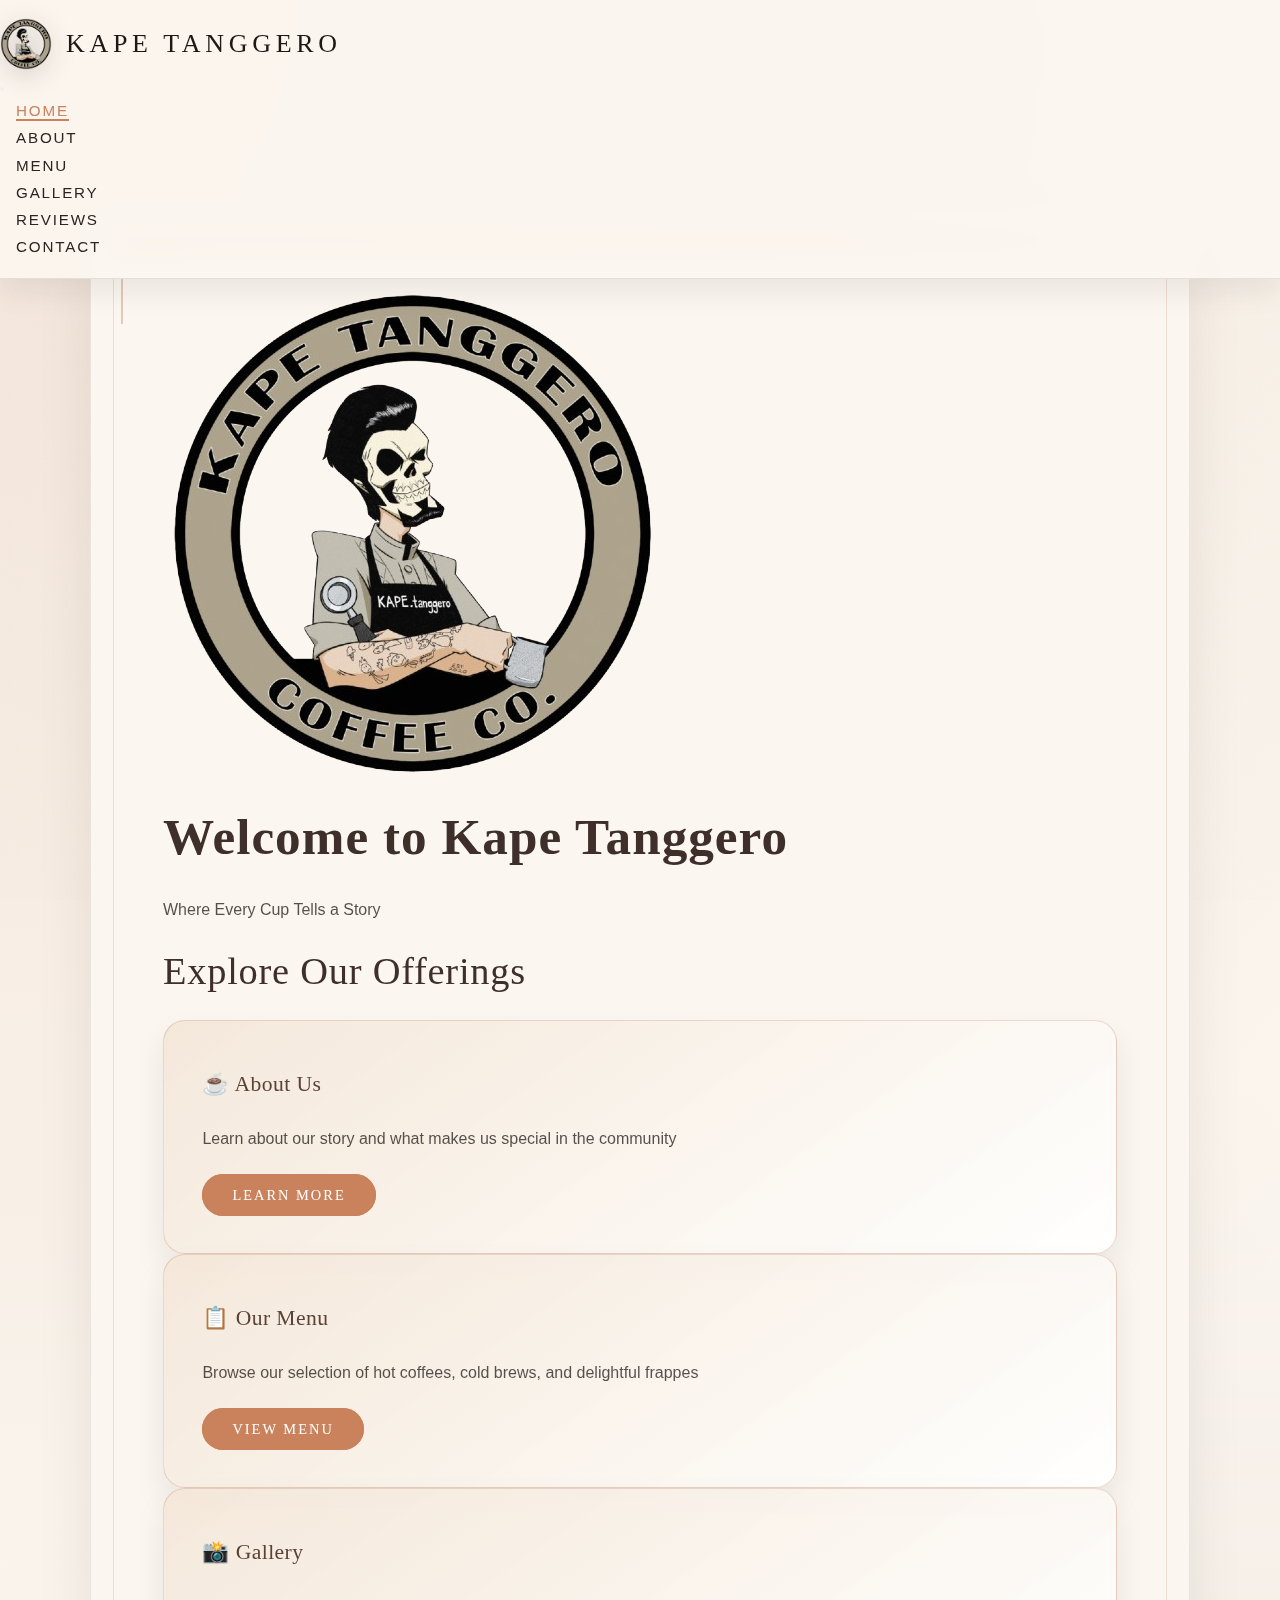
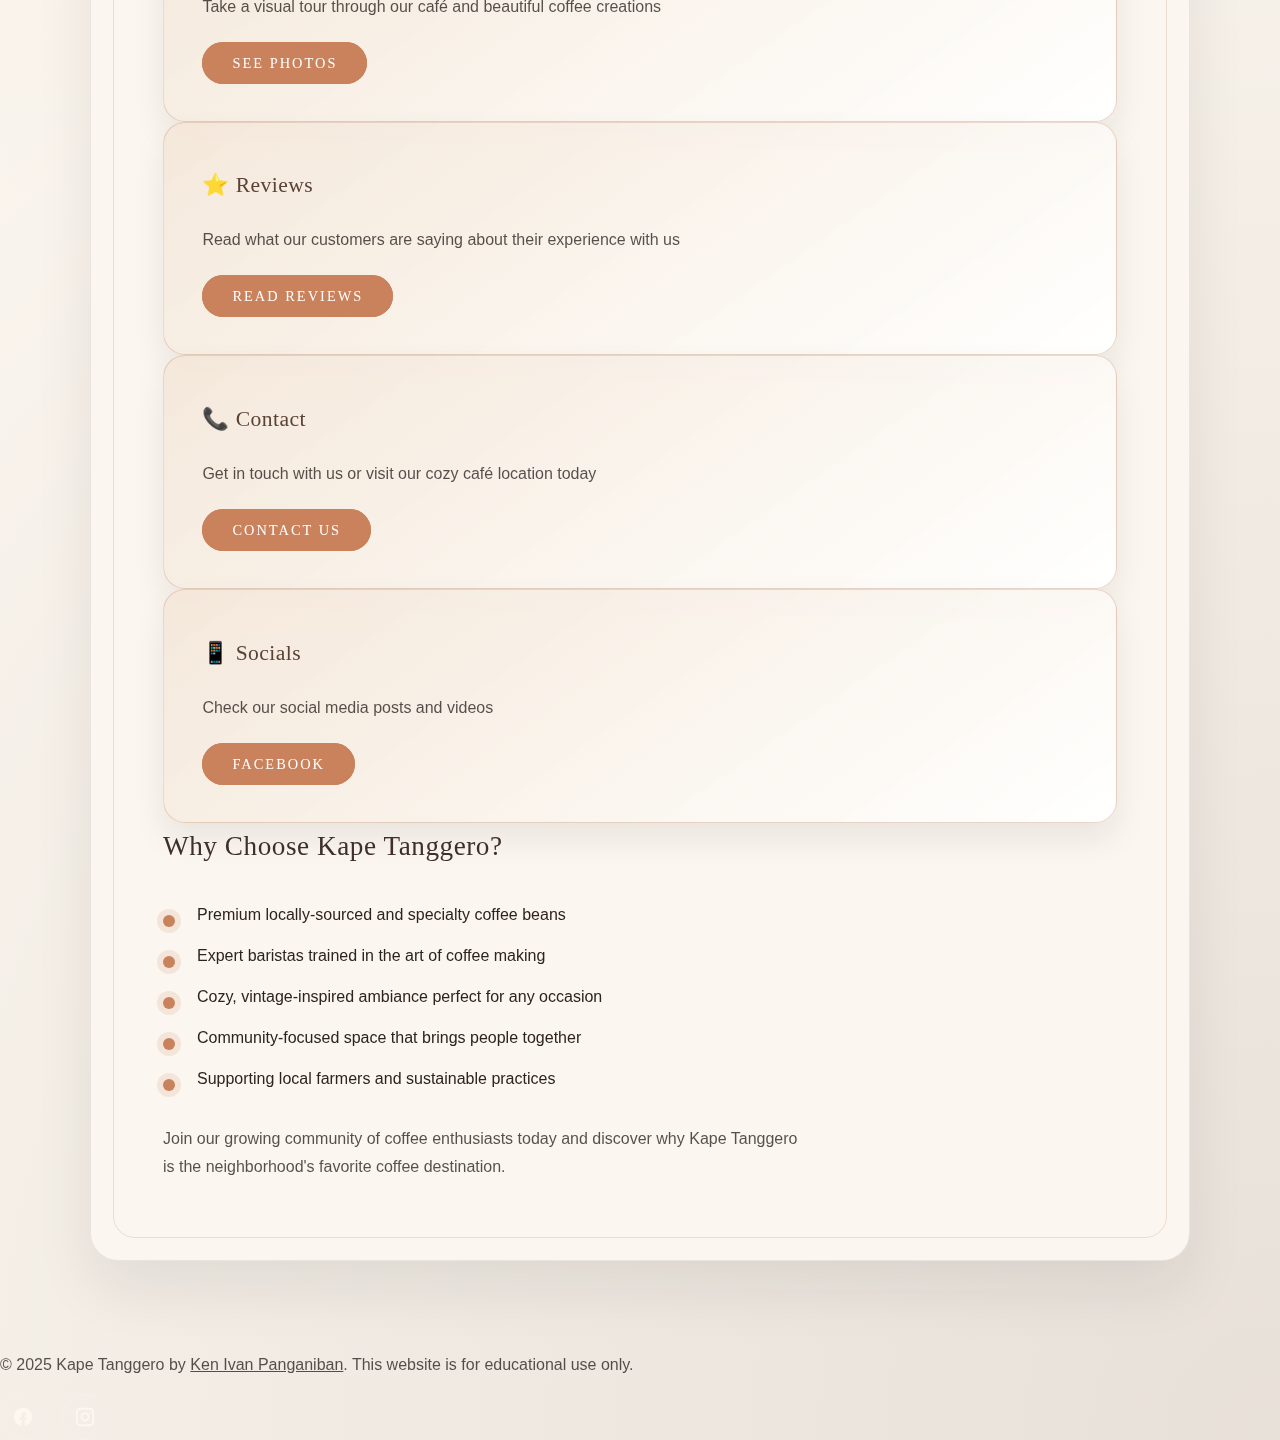
<file: index.html>
<!-- 
ITS121-1L Web Systems and Technologies 1 Laboratory
Exercise #4 - Kape Tanggero Coffee Shop Website 
Author: Ken Ivan Panganiban
Date: October 31, 2025
-->

<!DOCTYPE html>
<html lang="en">
<head>
    <meta charset="UTF-8">
    <meta name="viewport" content="width=device-width, initial-scale=1.0">
    <title>Kape Tanggero - Home</title>
    <link rel="icon" type="image/x-icon" href="img/KapeTanggeroLogo.jpg">
    
    <!-- Bootstrap CSS -->
    <link href="https://cdn.jsdelivr.net/npm/bootstrap@5.3.8/dist/css/bootstrap.min.css" rel="stylesheet" integrity="sha384-sRIl4kxILFvY47J16cr9ZwB07vP4J8+LH7qKQnuqkuIAvNWLzeN8tE5YBujZqJLB" crossorigin="anonymous">
    
    <!-- CSS -->
    <link rel="stylesheet" href="styles.css">
</head>
<body>
    <div id="top">
    
    <!-- =================== NAVIGATION BAR =================== -->
    <nav class="navbar navbar-expand-lg">
        <div class="container-fluid px-4">
            <a class="navbar-brand logo" href="index.html">
                <img src="img/KapeTanggeroLogo-Transparent.png" alt="Kape Tanggero Logo">
                <span class="logo-text">Kape Tanggero</span>
            </a>
            <button class="navbar-toggler" type="button" data-bs-toggle="collapse" data-bs-target="#navbarNav" aria-controls="navbarNav" aria-expanded="false" aria-label="Toggle navigation">
                <span class="navbar-toggler-icon"></span>
            </button>
            <div class="collapse navbar-collapse" id="navbarNav">
                <ul class="navbar-nav ms-auto nav-links">
                    <li class="nav-item">
                        <a class="nav-link active" href="index.html">Home</a>
                    </li>
                    <li class="nav-item">
                        <a class="nav-link" href="about.html">About</a>
                    </li>
                    <li class="nav-item">
                        <a class="nav-link" href="menu.html">Menu</a>
                    </li>
                    <li class="nav-item">
                        <a class="nav-link" href="gallery.html">Gallery</a>
                    </li>
                    <li class="nav-item">
                        <a class="nav-link" href="reviews.html">Reviews</a>
                    </li>
                    <li class="nav-item">
                        <a class="nav-link" href="contact.html">Contact</a>
                    </li>
                </ul>
            </div>
        </div>
    </nav>
    </div>

    <!-- =================== HOME =================== -->
    <div class="container main-container">
        <div class="home-center">
            <img src="img/KapeTanggeroLogo-Transparent.png" alt="Kape Tanggero" class="img-fluid">
            <h1>Welcome to Kape Tanggero</h1>
            <p>Where Every Cup Tells a Story</p>
        </div>

        <h2>Explore Our Offerings</h2>
        
        <div class="row g-4 my-4">
            <div class="col-md-6 col-lg-4">
                <div class="card home-box h-100">
                    <div class="card-body text-center">
                        <h3 class="card-title">☕ About Us</h3>
                        <p class="card-text">Learn about our story and what makes us special in the community</p>
                        <a href="about.html" class="btn buy-button">Learn More</a>
                    </div>
                </div>
            </div>

            <div class="col-md-6 col-lg-4">
                <div class="card home-box h-100">
                    <div class="card-body text-center">
                        <h3 class="card-title">📋 Our Menu</h3>
                        <p class="card-text">Browse our selection of hot coffees, cold brews, and delightful frappes</p>
                        <a href="menu.html" class="btn buy-button">View Menu</a>
                    </div>
                </div>
            </div>

            <div class="col-md-6 col-lg-4">
                <div class="card home-box h-100">
                    <div class="card-body text-center">
                        <h3 class="card-title">📸 Gallery</h3>
                        <p class="card-text">Take a visual tour through our café and beautiful coffee creations</p>
                        <a href="gallery.html" class="btn buy-button">See Photos</a>
                    </div>
                </div>
            </div>

            <div class="col-md-6 col-lg-4">
                <div class="card home-box h-100">
                    <div class="card-body text-center">
                        <h3 class="card-title">⭐ Reviews</h3>
                        <p class="card-text">Read what our customers are saying about their experience with us</p>
                        <a href="reviews.html" class="btn buy-button">Read Reviews</a>
                    </div>
                </div>
            </div>

            <div class="col-md-6 col-lg-4">
                <div class="card home-box h-100">
                    <div class="card-body text-center">
                        <h3 class="card-title">📞 Contact</h3>
                        <p class="card-text">Get in touch with us or visit our cozy café location today</p>
                        <a href="contact.html" class="btn buy-button">Contact Us</a>
                    </div>
                </div>
            </div>

            <div class="col-md-6 col-lg-4">
                <div class="card home-box h-100">
                    <div class="card-body text-center">
                        <h3 class="card-title">📱 Socials</h3>
                        <p class="card-text">Check our social media posts and videos</p>
                        <a href="https://www.facebook.com/KAPE.Tanggero/" target="_blank" class="btn buy-button">Facebook</a>
                    </div>
                </div>
            </div>
        </div>

        <h3>Why Choose Kape Tanggero?</h3>
        <ul class="styled-list">
            <li>Premium locally-sourced and specialty coffee beans</li>
            <li>Expert baristas trained in the art of coffee making</li>
            <li>Cozy, vintage-inspired ambiance perfect for any occasion</li>
            <li>Community-focused space that brings people together</li>
            <li>Supporting local farmers and sustainable practices</li>
        </ul>

        <p>Join our growing community of coffee enthusiasts today and discover why Kape Tanggero is the neighborhood's favorite coffee destination.</p>
    </div>

    <a href="#top" class="back-to-top" aria-label="Back to top">
        <svg xmlns="http://www.w3.org/2000/svg" viewBox="0 0 24 24" fill="none" stroke="currentColor" stroke-width="2">
            <path d="M18 15l-6-6-6 6"/>
        </svg>
    </a>

    <!-- =================== FOOTER =================== -->
    <footer>
        <div class="container">
            <p>&copy; 2025 Kape Tanggero by <u>Ken Ivan Panganiban</u>. This website is for educational use only.</p>

            <div class="social-links">
                <!-- Facebook -->
                <a href="https://www.facebook.com/KAPE.Tanggero/" target="_blank" aria-label="Facebook">
                    <svg xmlns="http://www.w3.org/2000/svg" viewBox="0 0 24 24"><path d="M22 12a10 10 0 1 0-11.5 9.9v-7h-2v-3h2v-2c0-2 1.2-3 3-3h2v3h-1c-.8 0-1 .4-1 1v1h2.6l-.4 3H14v7A10 10 0 0 0 22 12"/></svg>
                </a>

                <!-- Instagram -->
                <a href="https://www.instagram.com/kape.tanggero/" target="_blank" aria-label="Instagram">
                    <svg xmlns="http://www.w3.org/2000/svg" viewBox="0 0 24 24"><path d="M7 2C4 2 2 4 2 7v10c0 3 2 5 5 5h10c3 0 5-2 5-5V7c0-3-2-5-5-5H7zm10 2a3 3 0 0 1 3 3v10a3 3 0 0 1-3 3H7a3 3 0 0 1-3-3V7a3 3 0 0 1 3-3h10zm-5 3a5 5 0 1 0 0 10 5 5 0 0 0 0-10zm0 2a3 3 0 1 1 0 6 3 3 0 0 1 0-6zm5.5-.9a1.1 1.1 0 1 0 0-2.2 1.1 1.1 0 0 0 0 2.2z"/></svg>
                </a>
            </div>
        </div>
    </footer>

    <!-- Bootstrap Script -->
    <script src="https://cdn.jsdelivr.net/npm/bootstrap@5.3.8/dist/js/bootstrap.bundle.min.js" integrity="sha384-FKyoEForCGlyvwx9Hj09JcYn3nv7wiPVlz7YYwJrWVcXK/BmnVDxM+D2scQbITxI" crossorigin="anonymous"></script>
</body>
</html>
</file>
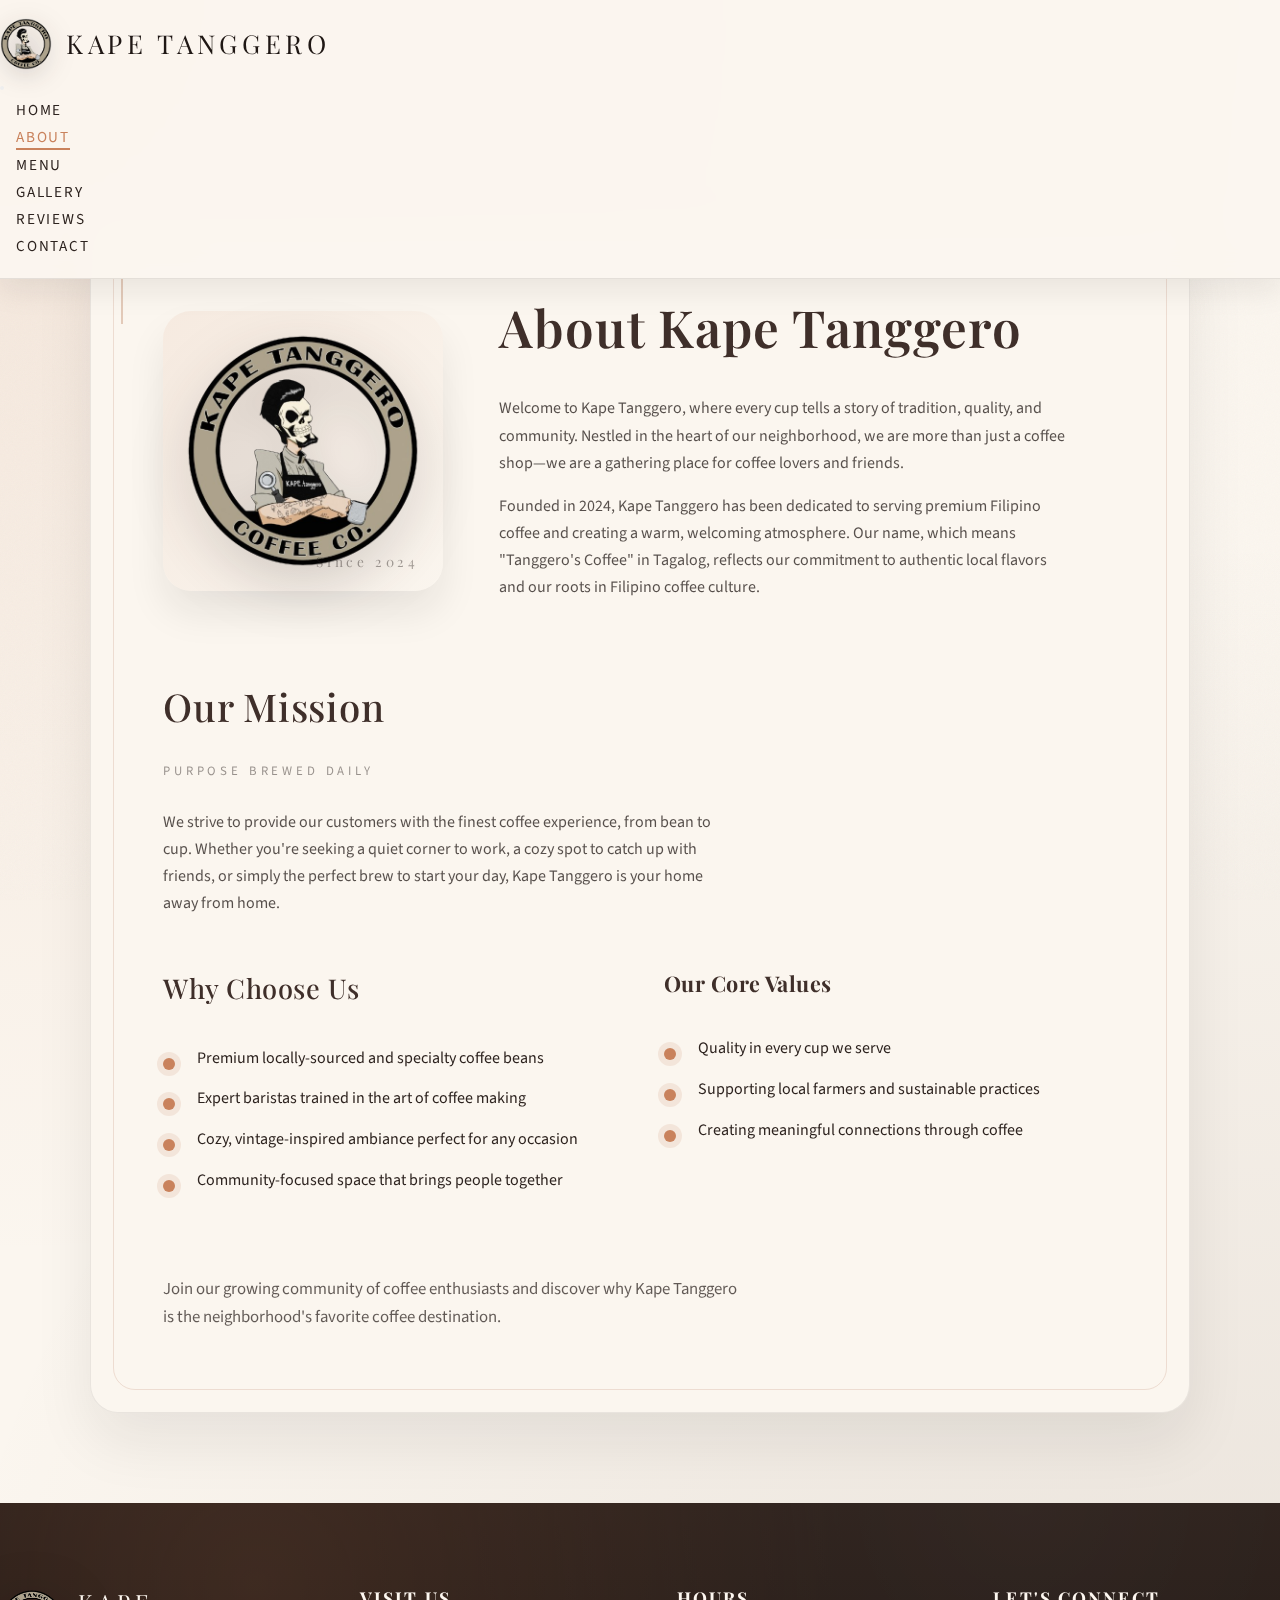
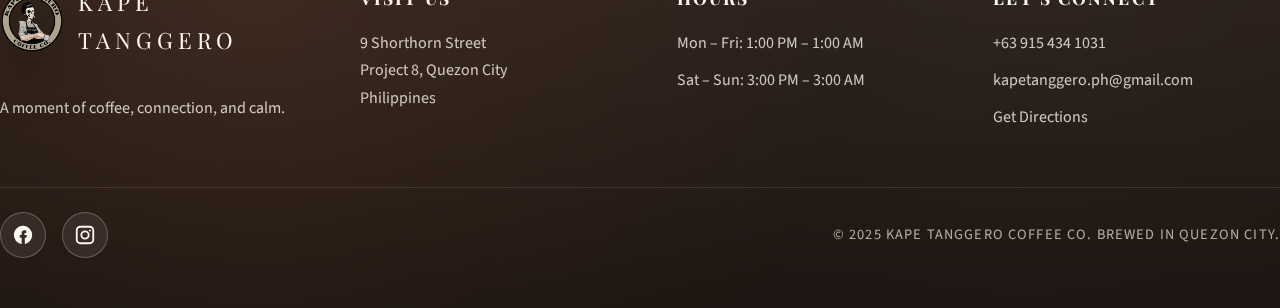
<file: about.html>
<!-- 
ITS121-1L Web Systems and Technologies 1 Laboratory
Kape Tanggero Coffee Shop Website 
Author: Ken Ivan Panganiban
Co-Author: Lundag, Juliana Marie | Tan, Furyk Cleavin | Solis, Jaymar | Rodriguez, John Cederic 
Date: November 7, 2025
-->

<!DOCTYPE html>
<html lang="en">
<head>
    <meta charset="UTF-8">
    <meta name="viewport" content="width=device-width, initial-scale=1.0">
    <title>Kape Tanggero - About Us</title>
    <link rel="icon" type="image/x-icon" href="img/KapeTanggeroLogo.jpg">
    <link rel="preconnect" href="https://fonts.googleapis.com">
    <link rel="preconnect" href="https://fonts.gstatic.com" crossorigin>
    <link href="https://fonts.googleapis.com/css2?family=Playfair+Display:wght@400;500;600;700&family=Source+Sans+3:wght@300;400;500;600&display=swap" rel="stylesheet">
    
    <!-- Bootstrap CSS -->
    <link href="https://cdn.jsdelivr.net/npm/bootstrap@5.3.8/dist/css/bootstrap.min.css" rel="stylesheet" integrity="sha384-sRIl4kxILFvY47J16cr9ZwB07vP4J8+LH7qKQnuqkuIAvNWLzeN8tE5YBujZqJLB" crossorigin="anonymous">
    
    <!-- CSS -->
    <link rel="stylesheet" href="styles.css">
</head>
<body>
    <div id="top">
    
    <!-- =================== NAVIGATION BAR =================== -->
    <nav class="navbar navbar-expand-lg">
        <div class="container-fluid px-4">
            <a class="navbar-brand logo" href="index.html">
                <img src="img/KapeTanggeroLogo-Transparent.png" alt="Kape Tanggero Logo">
                <span class="logo-text">Kape Tanggero</span>
            </a>
            <button class="navbar-toggler" type="button" data-bs-toggle="collapse" data-bs-target="#navbarNav" aria-controls="navbarNav" aria-expanded="false" aria-label="Toggle navigation">
                <span class="navbar-toggler-icon"></span>
            </button>
            <div class="collapse navbar-collapse" id="navbarNav">
                <ul class="navbar-nav ms-auto nav-links">
                    <li class="nav-item">
                        <a class="nav-link" href="index.html">Home</a>
                    </li>
                    <li class="nav-item">
                        <a class="nav-link active" href="about.html">About</a>
                    </li>
                    <li class="nav-item">
                        <a class="nav-link" href="menu.html">Menu</a>
                    </li>
                    <li class="nav-item">
                        <a class="nav-link" href="gallery.html">Gallery</a>
                    </li>
                    <li class="nav-item">
                        <a class="nav-link" href="reviews.html">Reviews</a>
                    </li>
                    <li class="nav-item">
                        <a class="nav-link" href="contact.html">Contact</a>
                    </li>
                </ul>
            </div>
        </div>
    </nav>
    </div>

    <!-- =================== ABOUT =================== -->
    <div class="container main-container">
        <section class="about-intro">
            <div class="about-media">
                <img src="img/KapeTanggeroLogo-Transparent.png" alt="Kape Tanggero Coffee Shop" class="about-emblem">
            </div>
            <div class="about-copy">
                <h1>About Kape Tanggero</h1>
                <p>Welcome to Kape Tanggero, where every cup tells a story of tradition, quality, and community. Nestled in the heart of our neighborhood, we are more than just a coffee shop—we are a gathering place for coffee lovers and friends.</p>
                <p>Founded in 2024, Kape Tanggero has been dedicated to serving premium Filipino coffee and creating a warm, welcoming atmosphere. Our name, which means "Tanggero's Coffee" in Tagalog, reflects our commitment to authentic local flavors and our roots in Filipino coffee culture.</p>
            </div>
        </section>

        <section class="about-section">
            <div class="about-section__header">
                <h2>Our Mission</h2>
                <span class="section-kicker">Purpose brewed daily</span>
            </div>
            <p>We strive to provide our customers with the finest coffee experience, from bean to cup. Whether you're seeking a quiet corner to work, a cozy spot to catch up with friends, or simply the perfect brew to start your day, Kape Tanggero is your home away from home.</p>
        </section>

        <section class="about-section about-grid">
            <div>
                <h3>Why Choose Us</h3>
                <ul class="styled-list">
                    <li>Premium locally-sourced and specialty coffee beans</li>
                    <li>Expert baristas trained in the art of coffee making</li>
                    <li>Cozy, vintage-inspired ambiance perfect for any occasion</li>
                    <li>Community-focused space that brings people together</li>
                </ul>
            </div>
            <div>
                <h4>Our Core Values</h4>
                <ul class="styled-list">
                    <li>Quality in every cup we serve</li>
                    <li>Supporting local farmers and sustainable practices</li>
                    <li>Creating meaningful connections through coffee</li>
                </ul>
            </div>
        </section>

        <p class="outro-text">Join our growing community of coffee enthusiasts and discover why Kape Tanggero is the neighborhood's favorite coffee destination.</p>
    </div>

    <a href="#top" class="back-to-top" aria-label="Back to top">
        <svg xmlns="http://www.w3.org/2000/svg" viewBox="0 0 24 24" fill="none" stroke="currentColor" stroke-width="2">
            <path d="M18 15l-6-6-6 6"/>
        </svg>
    </a>

    <!-- =================== FOOTER =================== -->
    <footer class="site-footer">
        <div class="container footer-inner">
            <div class="footer-main">
                <div class="footer-brand">
                    <a class="footer-logo" href="index.html">
                        <img src="img/KapeTanggeroLogo-Transparent.png" alt="Kape Tanggero Logo">
                        <span>Kape Tanggero</span>
                    </a>
                    <p class="footer-tagline">A moment of coffee, connection, and calm.</p>
                </div>

                <div class="footer-columns">
                    <div class="footer-column">
                        <h4>Visit Us</h4>
                        <address>
                            9 Shorthorn Street<br>
                            Project 8, Quezon City<br>
                            Philippines
                        </address>
                    </div>

                    <div class="footer-column">
                        <h4>Hours</h4>
                        <ul>
                            <li>Mon – Fri: 1:00 PM – 1:00 AM</li>
                            <li>Sat – Sun: 3:00 PM – 3:00 AM</li>
                        </ul>
                    </div>

                    <div class="footer-column">
                        <h4>Let's Connect</h4>
                        <ul>
                            <li><a href="tel:+639154341031">+63 915 434 1031</a></li>
                            <li><a href="mailto:kapetanggero.ph@gmail.com">kapetanggero.ph@gmail.com</a></li>
                            <li><a href="https://maps.app.goo.gl/D2cRMfpiP8ArP23t7" target="_blank">Get Directions</a></li>
                        </ul>
                    </div>
                </div>
            </div>

            <div class="footer-bottom">
                <div class="social-links">
                    <a href="https://www.facebook.com/KAPE.Tanggero/" target="_blank" aria-label="Facebook">
                        <svg xmlns="http://www.w3.org/2000/svg" viewBox="0 0 24 24"><path d="M22 12a10 10 0 1 0-11.5 9.9v-7h-2v-3h2v-2c0-2 1.2-3 3-3h2v3h-1c-.8 0-1 .4-1 1v1h2.6l-.4 3H14v7A10 10 0 0 0 22 12"/></svg>
                    </a>
                    <a href="https://www.instagram.com/kape.tanggero/" target="_blank" aria-label="Instagram">
                        <svg xmlns="http://www.w3.org/2000/svg" viewBox="0 0 24 24"><path d="M7 2C4 2 2 4 2 7v10c0 3 2 5 5 5h10c3 0 5-2 5-5V7c0-3-2-5-5-5H7zm10 2a3 3 0 0 1 3 3v10a3 3 0 0 1-3 3H7a3 3 0 0 1-3-3V7a3 3 0 0 1 3-3h10zm-5 3a5 5 0 1 0 0 10 5 5 0 0 0 0-10zm0 2a3 3 0 1 1 0 6 3 3 0 0 1 0-6zm5.5-.9a1.1 1.1 0 1 0 0-2.2 1.1 1.1 0 0 0 0 2.2z"/></svg>
                    </a>
                </div>
                <p class="footer-note">&copy; 2025 Kape Tanggero Coffee Co. Brewed in Quezon City.</p>
            </div>
        </div>
    </footer>

    <!-- Bootstrap Script -->
    <script src="https://cdn.jsdelivr.net/npm/bootstrap@5.3.8/dist/js/bootstrap.bundle.min.js" integrity="sha384-FKyoEForCGlyvwx9Hj09JcYn3nv7wiPVlz7YYwJrWVcXK/BmnVDxM+D2scQbITxI" crossorigin="anonymous"></script>
    <script>
        document.addEventListener('DOMContentLoaded', () => {
            const backToTop = document.querySelector('.back-to-top');
            if (!backToTop) return;

            const toggleBackToTop = () => {
                if (window.scrollY > 240) {
                    backToTop.classList.add('visible');
                } else {
                    backToTop.classList.remove('visible');
                }
            };

            toggleBackToTop();
            window.addEventListener('scroll', toggleBackToTop, { passive: true });
        });
    </script>
</body>
</html>
</file>
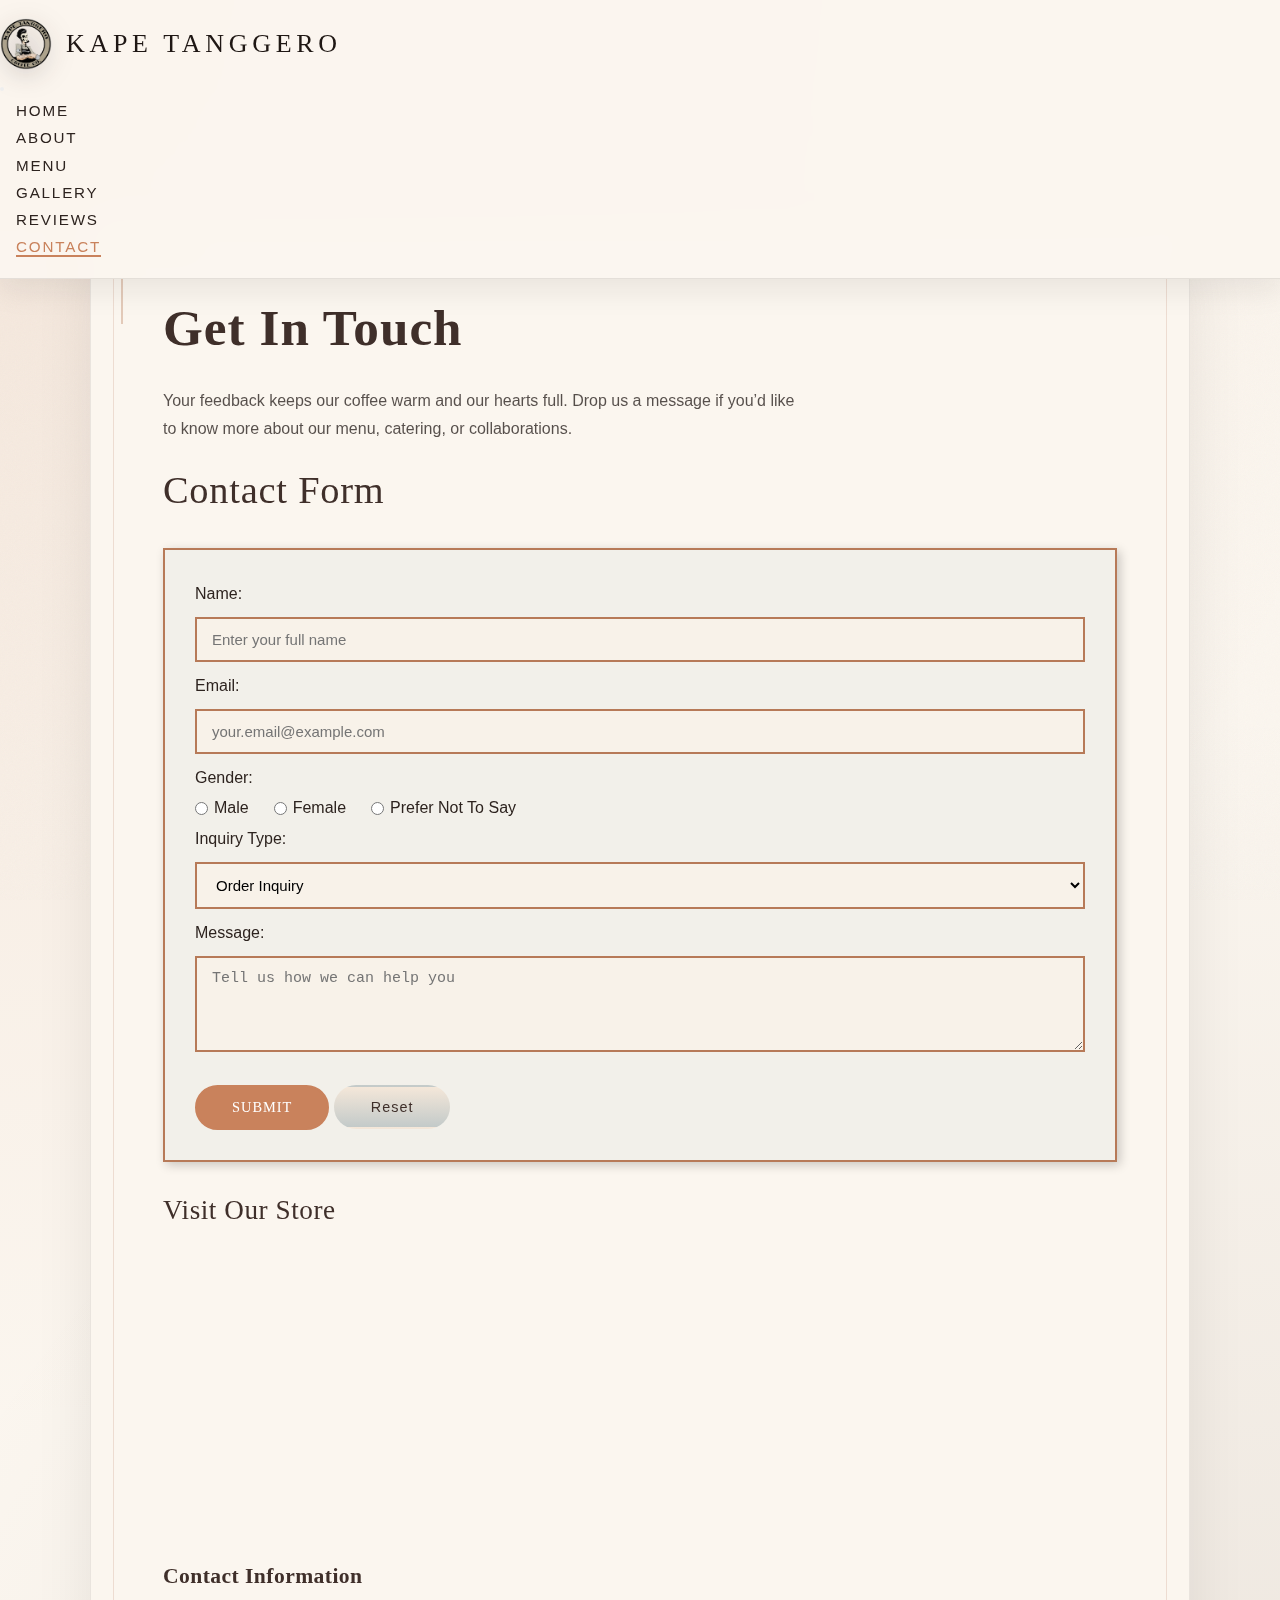
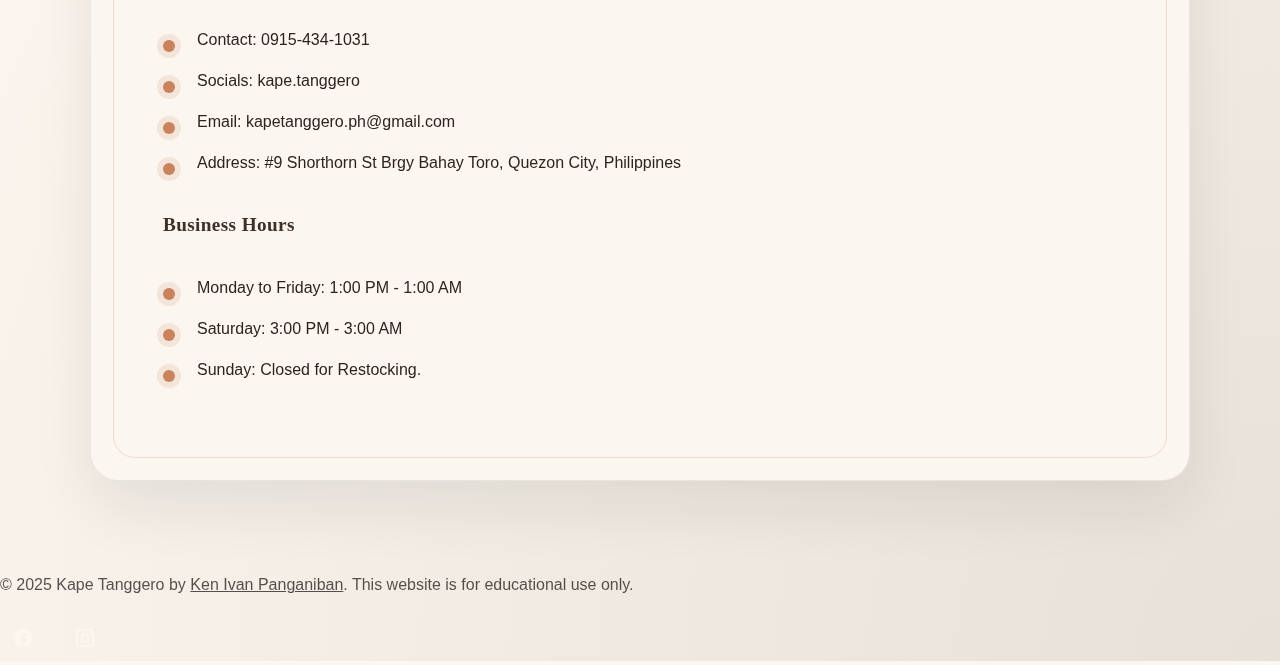
<file: contact.html>
<!-- 
ITS121-1L Web Systems and Technologies 1 Laboratory
Exercise #4 - Kape Tanggero Coffee Shop Website
Author: Ken Ivan Panganiban
Date: October 31, 2025
-->

<!DOCTYPE html>
<html lang="en">
<head>
    <meta charset="UTF-8">
    <meta name="viewport" content="width=device-width, initial-scale=1.0">
    <title>Kape Tanggero - Contact Us</title>
    <link rel="icon" type="image/x-icon" href="img/KapeTanggeroLogo.jpg">
    
    <!-- Bootstrap CSS -->
    <link href="https://cdn.jsdelivr.net/npm/bootstrap@5.3.8/dist/css/bootstrap.min.css" rel="stylesheet" integrity="sha384-sRIl4kxILFvY47J16cr9ZwB07vP4J8+LH7qKQnuqkuIAvNWLzeN8tE5YBujZqJLB" crossorigin="anonymous">
    
    <!-- CSS -->
    <link rel="stylesheet" href="styles.css">
</head>
<body>
    <div id="top">
    <!-- =================== NAVIGATION BAR =================== -->
    <nav class="navbar navbar-expand-lg">
        <div class="container-fluid px-4">
            <a class="navbar-brand logo" href="index.html">
                <img src="img/KapeTanggeroLogo-Transparent.png" alt="Kape Tanggero Logo">
                <span class="logo-text">Kape Tanggero</span>
            </a>
            <button class="navbar-toggler" type="button" data-bs-toggle="collapse" data-bs-target="#navbarNav" aria-controls="navbarNav" aria-expanded="false" aria-label="Toggle navigation">
                <span class="navbar-toggler-icon"></span>
            </button>
            <div class="collapse navbar-collapse" id="navbarNav">
                <ul class="navbar-nav ms-auto nav-links">
                    <li class="nav-item">
                        <a class="nav-link" href="index.html">Home</a>
                    </li>
                    <li class="nav-item">
                        <a class="nav-link" href="about.html">About</a>
                    </li>
                    <li class="nav-item">
                        <a class="nav-link" href="menu.html">Menu</a>
                    </li>
                    <li class="nav-item">
                        <a class="nav-link" href="gallery.html">Gallery</a>
                    </li>
                    <li class="nav-item">
                        <a class="nav-link" href="reviews.html">Reviews</a>
                    </li>
                    <li class="nav-item">
                        <a class="nav-link active" href="contact.html">Contact</a>
                    </li>
                </ul>
            </div>
        </div>
    </nav>
    </div>
    <!-- =================== CONTACT CONTENT =================== -->
	<div class="container main-container">
		<h1>Get In Touch</h1>
		<p>Your feedback keeps our coffee warm and our hearts full. Drop us a message if you’d like to know more about our menu, catering, or collaborations.</p>

		<div class="row g-4">
			<div class="col-lg-6">
				<h2>Contact Form</h2>
				<form class="contact-form">
					<!-- NAME INPUT -->
					<label for="name">Name:</label>
					<input type="text" id="name" name="name" placeholder="Enter your full name" required>

					<!-- EMAIL INPUT -->
					<label for="email">Email:</label>
					<input type="email" id="email" name="email" placeholder="your.email@example.com" required>

					<!-- RADIO BUTTONS -->
					<label>Gender:</label>
					<div class="radio-group">
						<label>
							<input type="radio" id="male" name="gender" value="male">
							Male
						</label>
						<label>
							<input type="radio" id="female" name="gender" value="female">
							Female
						</label>
						<label>
							<input type="radio" id="preferns" name="gender" value="preferns">
							Prefer Not To Say
						</label>
					</div>

					<!-- DROPDOWN MENU -->
					<label for="category">Inquiry Type:</label>
					<select id="category" name="category">
						<option>Order Inquiry</option>
						<option>Menu Feedback</option>
						<option>Event Booking</option>
						<option>Supplier Partnership</option>
						<option>Other</option>
					</select>

					<!-- TEXTAREA -->
					<label for="message">Message:</label>
					<textarea id="message" name="message" rows="4" placeholder="Tell us how we can help you"></textarea>

					<!-- BUTTONS -->
					<div class="button-group">
						<button type="submit" class="buy-button">Submit</button>
						<button type="reset" class="cart-button">Reset</button>
					</div>
				</form>
			</div>
			<div class="col-lg-6">
				<h3>Visit Our Store</h3>
				<iframe id="store-map"
					src="https://www.google.com/maps/embed?pb=!1m18!1m12!1m3!1d3859.844740852834!2d121.02186986713382!3d14.664750931759722!2m3!1f0!2f0!3f0!3m2!1i1024!2i768!4f13.1!3m3!1m2!1s0x3397b70056c366fb%3A0x42af5f337bd2b336!2sKape%20Tanggero!5e0!3m2!1sen!2sph!4v1761310543951!5m2!1sen!2sph"
					width="100%" height="300" style="border:0;" allowfullscreen="" loading="lazy">
				</iframe>

				<!-- CONTACT INFORMATION -->
				<h4>Contact Information</h4>
				<ul class="styled-list">
					<li>Contact: 0915-434-1031</li>
					<li>Socials: kape.tanggero </li>
					<li>Email: kapetanggero.ph@gmail.com</li>
					<li>Address: #9 Shorthorn St Brgy Bahay Toro, Quezon City, Philippines</li>
				</ul>

				<!-- BUSINESS HOURS -->
				<h5>Business Hours</h5>
				<ol class="styled-list">
					<li>Monday to Friday: 1:00 PM - 1:00 AM</li>
					<li>Saturday: 3:00 PM - 3:00 AM</li>
					<li>Sunday: Closed for Restocking.</li>
				</ol>
			</div>
		</div>
	</div>

    <a href="#top" class="back-to-top" aria-label="Back to top">
        <svg xmlns="http://www.w3.org/2000/svg" viewBox="0 0 24 24" fill="none" stroke="currentColor" stroke-width="2">
            <path d="M18 15l-6-6-6 6"/>
        </svg>
    </a>

    <!-- =================== FOOTER =================== -->
    <footer>
        <div class="container">
            <p>&copy; 2025 Kape Tanggero by <u>Ken Ivan Panganiban</u>. This website is for educational use only.</p>

            <div class="social-links">
                <!-- Facebook -->
                <a href="https://www.facebook.com/KAPE.Tanggero/" target="_blank" aria-label="Facebook">
                    <svg xmlns="http://www.w3.org/2000/svg" viewBox="0 0 24 24"><path d="M22 12a10 10 0 1 0-11.5 9.9v-7h-2v-3h2v-2c0-2 1.2-3 3-3h2v3h-1c-.8 0-1 .4-1 1v1h2.6l-.4 3H14v7A10 10 0 0 0 22 12"/></svg>
                </a>

                <!-- Instagram -->
                <a href="https://www.instagram.com/kape.tanggero/" target="_blank" aria-label="Instagram">
                    <svg xmlns="http://www.w3.org/2000/svg" viewBox="0 0 24 24"><path d="M7 2C4 2 2 4 2 7v10c0 3 2 5 5 5h10c3 0 5-2 5-5V7c0-3-2-5-5-5H7zm10 2a3 3 0 0 1 3 3v10a3 3 0 0 1-3 3H7a3 3 0 0 1-3-3V7a3 3 0 0 1 3-3h10zm-5 3a5 5 0 1 0 0 10 5 5 0 0 0 0-10zm0 2a3 3 0 1 1 0 6 3 3 0 0 1 0-6zm5.5-.9a1.1 1.1 0 1 0 0-2.2 1.1 1.1 0 0 0 0 2.2z"/></svg>
                </a>
            </div>
        </div>
    </footer>

    <!-- Bootstrap Script -->
    <script src="https://cdn.jsdelivr.net/npm/bootstrap@5.3.8/dist/js/bootstrap.bundle.min.js" integrity="sha384-FKyoEForCGlyvwx9Hj09JcYn3nv7wiPVlz7YYwJrWVcXK/BmnVDxM+D2scQbITxI" crossorigin="anonymous"></script>

</body>
</html>
</file>
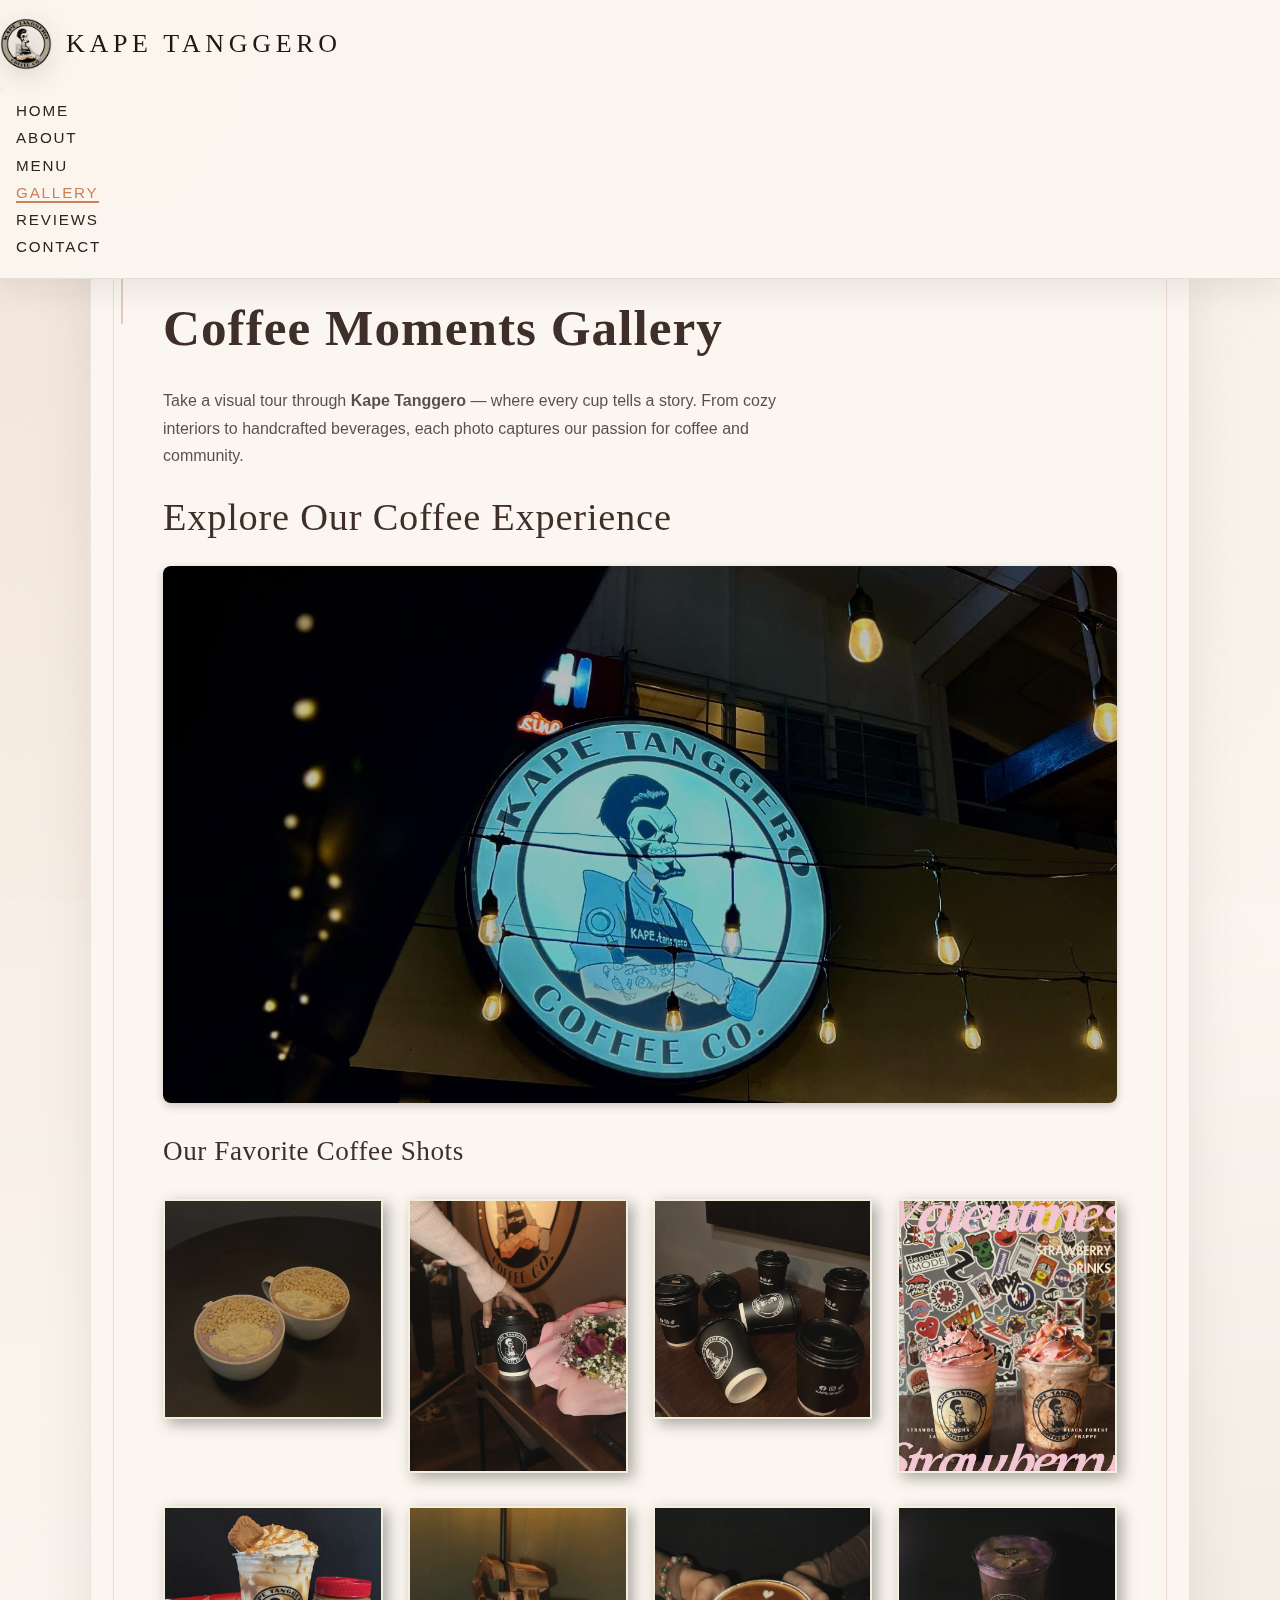
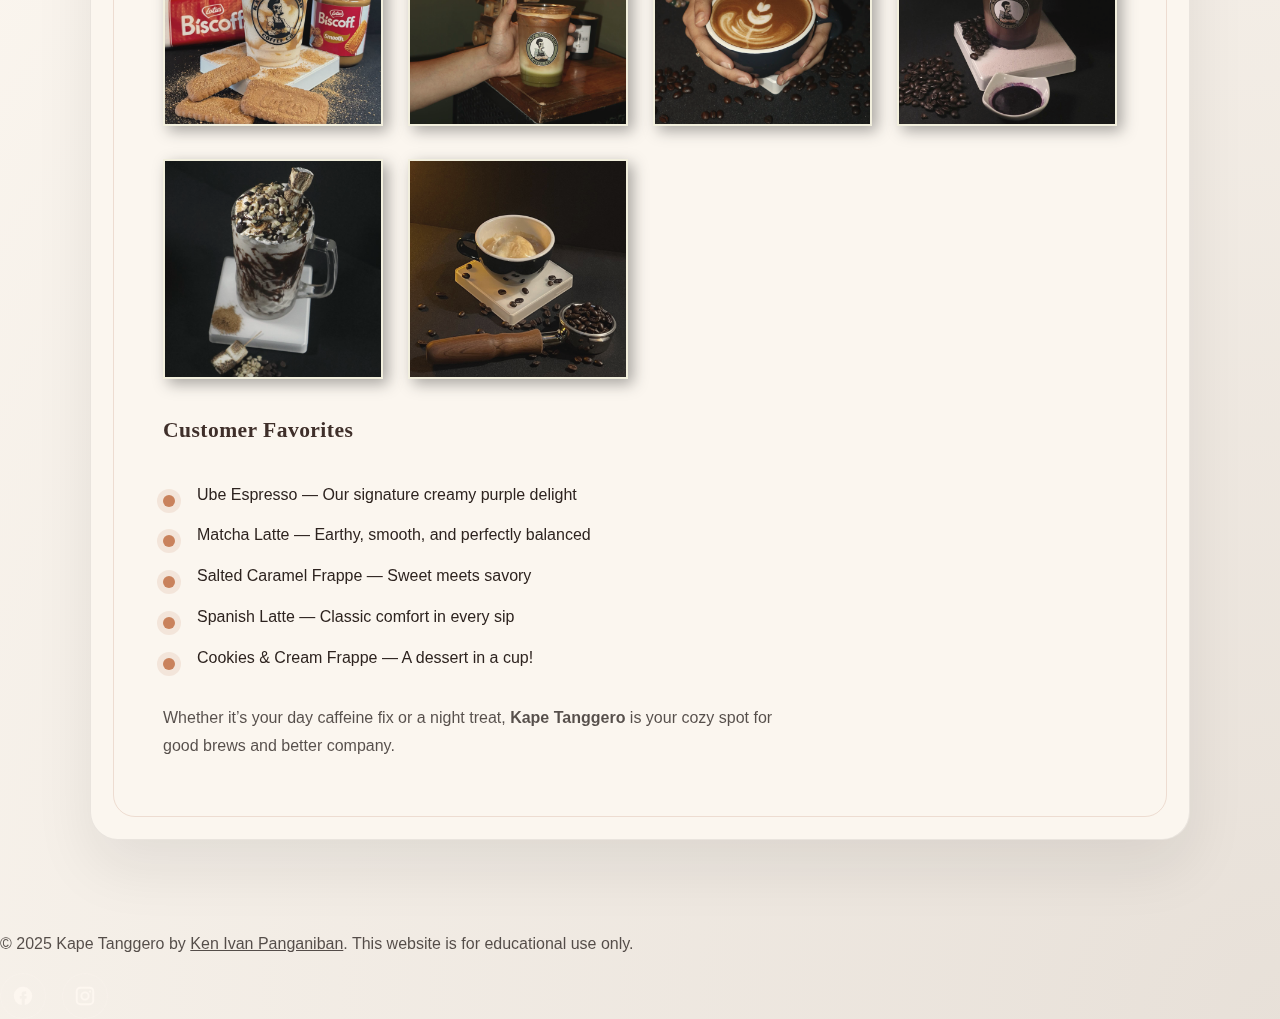
<file: gallery.html>
<!-- 
ITS121-1L Web Systems and Technologies 1 Laboratory
Exercise #4 - Kape Tanggero Coffee Shop Website
Author: Ken Ivan Panganiban
Date: October 31, 2025
-->

<!DOCTYPE html>
<html lang="en">
<head>
    <meta charset="UTF-8">
    <meta name="viewport" content="width=device-width, initial-scale=1.0">
    <title>Kape Tanggero - Gallery</title>
    <link rel="icon" type="image/x-icon" href="img/KapeTanggeroLogo.jpg">
    
    <!-- Bootstrap CSS -->
    <link href="https://cdn.jsdelivr.net/npm/bootstrap@5.3.8/dist/css/bootstrap.min.css" rel="stylesheet" integrity="sha384-sRIl4kxILFvY47J16cr9ZwB07vP4J8+LH7qKQnuqkuIAvNWLzeN8tE5YBujZqJLB" crossorigin="anonymous">
    
    <!-- CSS -->
    <link rel="stylesheet" href="styles.css">
</head>
<body>
    <div id="top">
    <!-- =================== NAVIGATION BAR =================== -->
    <nav class="navbar navbar-expand-lg">
        <div class="container-fluid px-4">
            <a class="navbar-brand logo" href="index.html">
                <img src="img/KapeTanggeroLogo-Transparent.png" alt="Kape Tanggero Logo">
                <span class="logo-text">Kape Tanggero</span>
            </a>
            <button class="navbar-toggler" type="button" data-bs-toggle="collapse" data-bs-target="#navbarNav" aria-controls="navbarNav" aria-expanded="false" aria-label="Toggle navigation">
                <span class="navbar-toggler-icon"></span>
            </button>
            <div class="collapse navbar-collapse" id="navbarNav">
                <ul class="navbar-nav ms-auto nav-links">
                    <li class="nav-item">
                        <a class="nav-link" href="index.html">Home</a>
                    </li>
                    <li class="nav-item">
                        <a class="nav-link" href="about.html">About</a>
                    </li>
                    <li class="nav-item">
                        <a class="nav-link" href="menu.html">Menu</a>
                    </li>
                    <li class="nav-item">
                        <a class="nav-link active" href="gallery.html">Gallery</a>
                    </li>
                    <li class="nav-item">
                        <a class="nav-link" href="reviews.html">Reviews</a>
                    </li>
                    <li class="nav-item">
                        <a class="nav-link" href="contact.html">Contact</a>
                    </li>
                </ul>
            </div>
        </div>
    </nav>
    </div>

    <!-- =================== GALLERY CONTENT =================== -->
    <div class="container main-container">
        <h1>Coffee Moments Gallery</h1>
        <p>Take a visual tour through <strong>Kape Tanggero</strong> — where every cup tells a story. From cozy interiors to handcrafted beverages, each photo captures our passion for coffee and community.</p>

        <!-- INTERACTIVE IMAGE MAP -->
        <h2>Explore Our Coffee Experience</h2>
        <img src="img/gallery/KT0_0.jpg" usemap="#coffeemap" alt="Coffee Experience Map" class="coffee-map">
        <map name="coffeemap">
            <area shape="rect" coords="0,0,10000,10000" href="contact.html#store-map" alt="View Store Location" aria-label="View Store Location">
        </map>

        <!-- POPUP IMAGE GALLERY -->
        <h3>Our Favorite Coffee Shots</h3>
		<div class="gallery-grid">
			<a href="#img1">
				<img class="img-fluid" src="img/gallery/KT0_1.jpg" alt="Coffee Shot 1">
			</a>
			<a href="#img2">
				<img class="img-fluid" src="img/gallery/KT0_2.jpg" alt="Coffee Shot 2">
			</a>
			<a href="#img3">
				<img class="img-fluid" src="img/gallery/KT0_3.jpg" alt="Coffee Shot 3">
			</a>
			<a href="#img4">
				<img class="img-fluid" src="img/gallery/KT0_4.jpg" alt="Coffee Shot 4">
			</a>
			<a href="#img5">
				<img class="img-fluid" src="img/gallery/KT0_5.jpg" alt="Coffee Shot 5">
			</a>
			<a href="#img6">
				<img class="img-fluid" src="img/gallery/KT0_6.jpg" alt="Coffee Shot 6">
			</a>
			<a href="#img7">
				<img class="img-fluid" src="img/gallery/KT0_7.jpg" alt="Coffee Shot 7">
			</a>
			<a href="#img8">
				<img class="img-fluid" src="img/gallery/KT0_8.jpg" alt="Coffee Shot 8">
			</a>
			<a href="#img9">
				<img class="img-fluid" src="img/gallery/KT0_9.jpg" alt="Coffee Shot 9">
			</a>
			<a href="#img10">
				<img class="img-fluid" src="img/gallery/KT0_10.jpg" alt="Coffee Shot 10">
			</a>
		</div>

        <!-- Lightbox overlays -->
        <div id="img1" class="lightbox">
            <a href="#_" class="lightbox-close">&times;</a>
            <img src="img/gallery/KT0_1.jpg" alt="Coffee Shot 1">
        </div>
        <div id="img2" class="lightbox">
            <a href="#_" class="lightbox-close">&times;</a>
            <img src="img/gallery/KT0_2.jpg" alt="Coffee Shot 2">
        </div>
        <div id="img3" class="lightbox">
            <a href="#_" class="lightbox-close">&times;</a>
            <img src="img/gallery/KT0_3.jpg" alt="Coffee Shot 3">
        </div>
        <div id="img4" class="lightbox">
            <a href="#_" class="lightbox-close">&times;</a>
            <img src="img/gallery/KT0_4.jpg" alt="Coffee Shot 4">
        </div>
        <div id="img5" class="lightbox">
            <a href="#_" class="lightbox-close">&times;</a>
            <img src="img/gallery/KT0_5.jpg" alt="Coffee Shot 5">
        </div>
        <div id="img6" class="lightbox">
            <a href="#_" class="lightbox-close">&times;</a>
            <img src="img/gallery/KT0_6.jpg" alt="Coffee Shot 6">
        </div>
        <div id="img7" class="lightbox">
            <a href="#_" class="lightbox-close">&times;</a>
            <img src="img/gallery/KT0_7.jpg" alt="Coffee Shot 7">
        </div>
        <div id="img8" class="lightbox">
            <a href="#_" class="lightbox-close">&times;</a>
            <img src="img/gallery/KT0_8.jpg" alt="Coffee Shot 8">
        </div>
        <div id="img9" class="lightbox">
            <a href="#_" class="lightbox-close">&times;</a>
            <img src="img/gallery/KT0_9.jpg" alt="Coffee Shot 9">
        </div>
        <div id="img10" class="lightbox">
            <a href="#_" class="lightbox-close">&times;</a>
            <img src="img/gallery/KT0_10.jpg" alt="Coffee Shot 10">
        </div>

        <h4>Customer Favorites</h4>
        <ul class="styled-list">
            <li>Ube Espresso — Our signature creamy purple delight</li>
            <li>Matcha Latte — Earthy, smooth, and perfectly balanced</li>
            <li>Salted Caramel Frappe — Sweet meets savory</li>
            <li>Spanish Latte — Classic comfort in every sip</li>
            <li>Cookies & Cream Frappe — A dessert in a cup!</li>
        </ul>

        <p>Whether it’s your day caffeine fix or a night treat, <strong>Kape Tanggero</strong> is your cozy spot for good brews and better company.</p>
    </div>

    <a href="#top" class="back-to-top" aria-label="Back to top">
        <svg xmlns="http://www.w3.org/2000/svg" viewBox="0 0 24 24" fill="none" stroke="currentColor" stroke-width="2">
            <path d="M18 15l-6-6-6 6"/>
        </svg>
    </a>

    <!-- =================== FOOTER =================== -->
    <footer>
        <div class="container">
            <p>&copy; 2025 Kape Tanggero by <u>Ken Ivan Panganiban</u>. This website is for educational use only.</p>

            <div class="social-links">
                <!-- Facebook -->
                <a href="https://www.facebook.com/KAPE.Tanggero/" target="_blank" aria-label="Facebook">
                    <svg xmlns="http://www.w3.org/2000/svg" viewBox="0 0 24 24"><path d="M22 12a10 10 0 1 0-11.5 9.9v-7h-2v-3h2v-2c0-2 1.2-3 3-3h2v3h-1c-.8 0-1 .4-1 1v1h2.6l-.4 3H14v7A10 10 0 0 0 22 12"/></svg>
                </a>

                <!-- Instagram -->
                <a href="https://www.instagram.com/kape.tanggero/" target="_blank" aria-label="Instagram">
                    <svg xmlns="http://www.w3.org/2000/svg" viewBox="0 0 24 24"><path d="M7 2C4 2 2 4 2 7v10c0 3 2 5 5 5h10c3 0 5-2 5-5V7c0-3-2-5-5-5H7zm10 2a3 3 0 0 1 3 3v10a3 3 0 0 1-3 3H7a3 3 0 0 1-3-3V7a3 3 0 0 1 3-3h10zm-5 3a5 5 0 1 0 0 10 5 5 0 0 0 0-10zm0 2a3 3 0 1 1 0 6 3 3 0 0 1 0-6zm5.5-.9a1.1 1.1 0 1 0 0-2.2 1.1 1.1 0 0 0 0 2.2z"/></svg>
                </a>
            </div>
        </div>
    </footer>

    <!-- Bootstrap Script -->
    <script src="https://cdn.jsdelivr.net/npm/bootstrap@5.3.8/dist/js/bootstrap.bundle.min.js" integrity="sha384-FKyoEForCGlyvwx9Hj09JcYn3nv7wiPVlz7YYwJrWVcXK/BmnVDxM+D2scQbITxI" crossorigin="anonymous"></script>
</body>
</html>
</file>
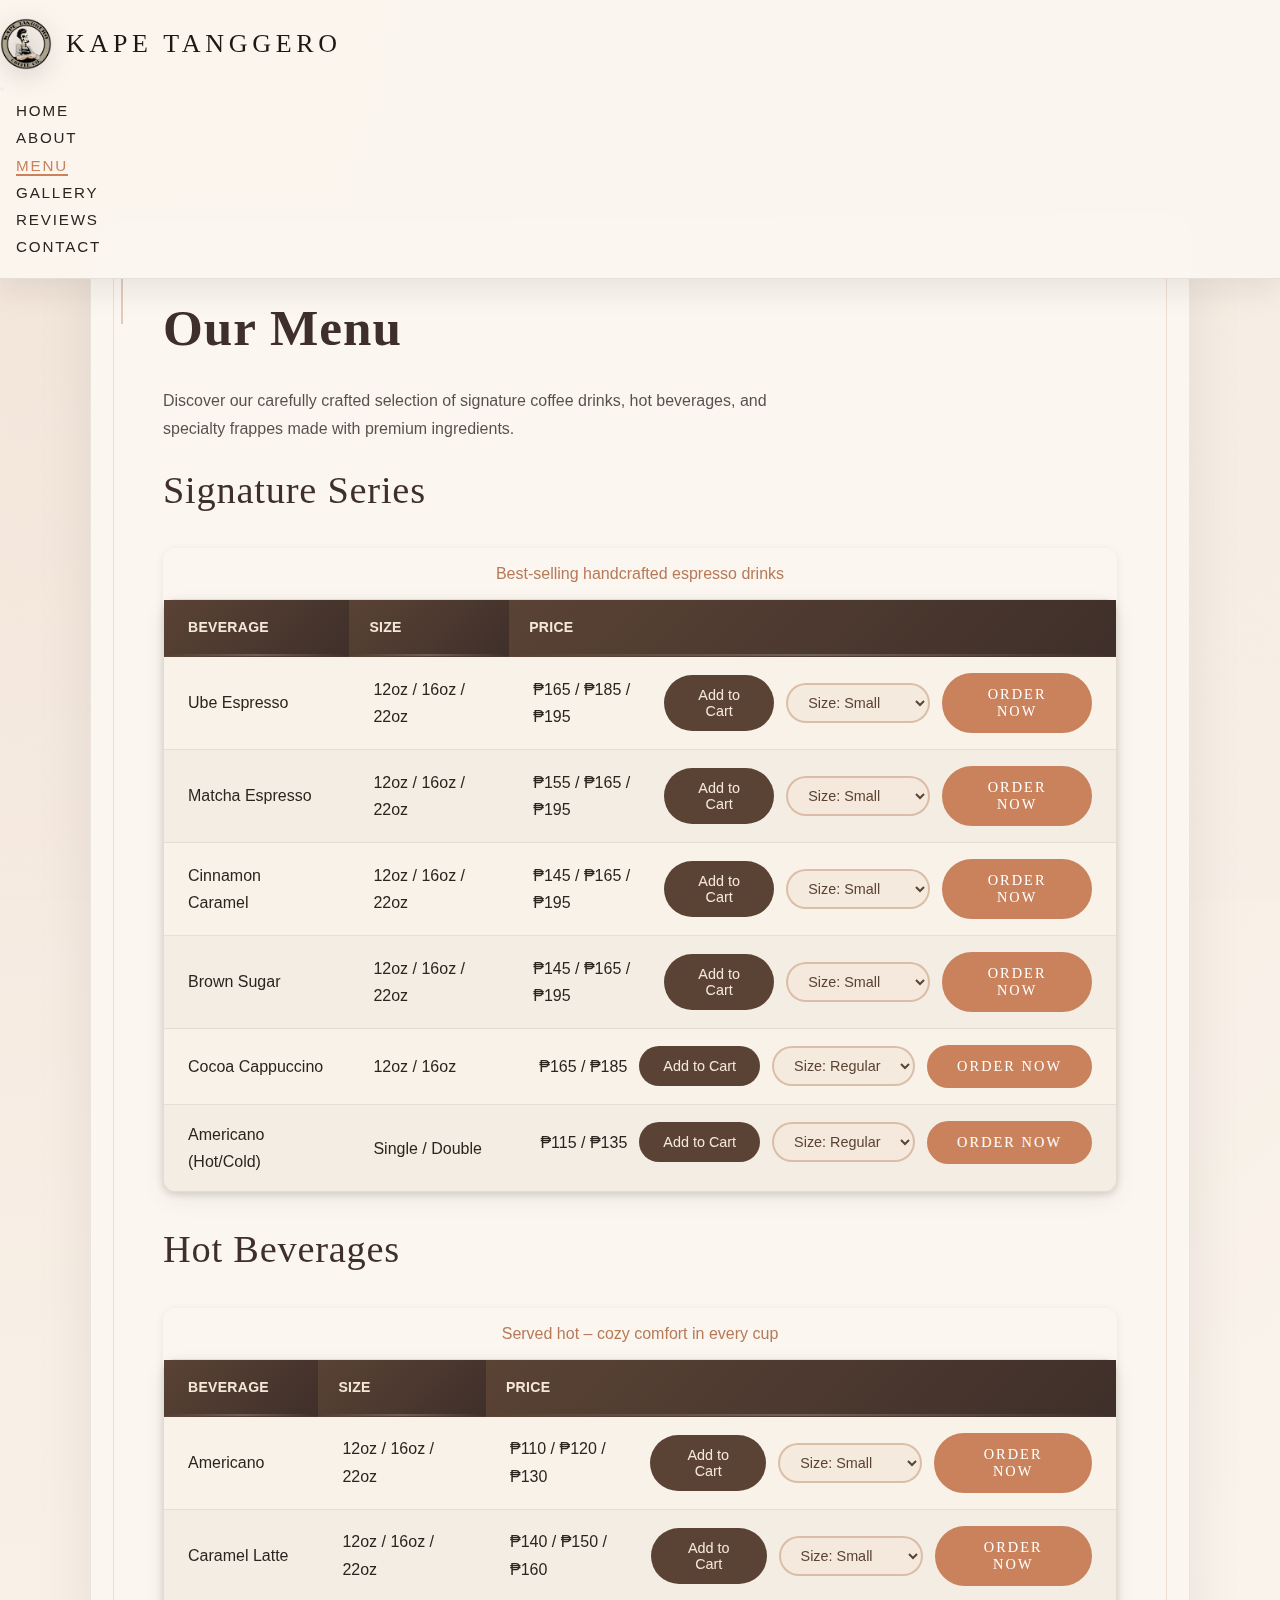
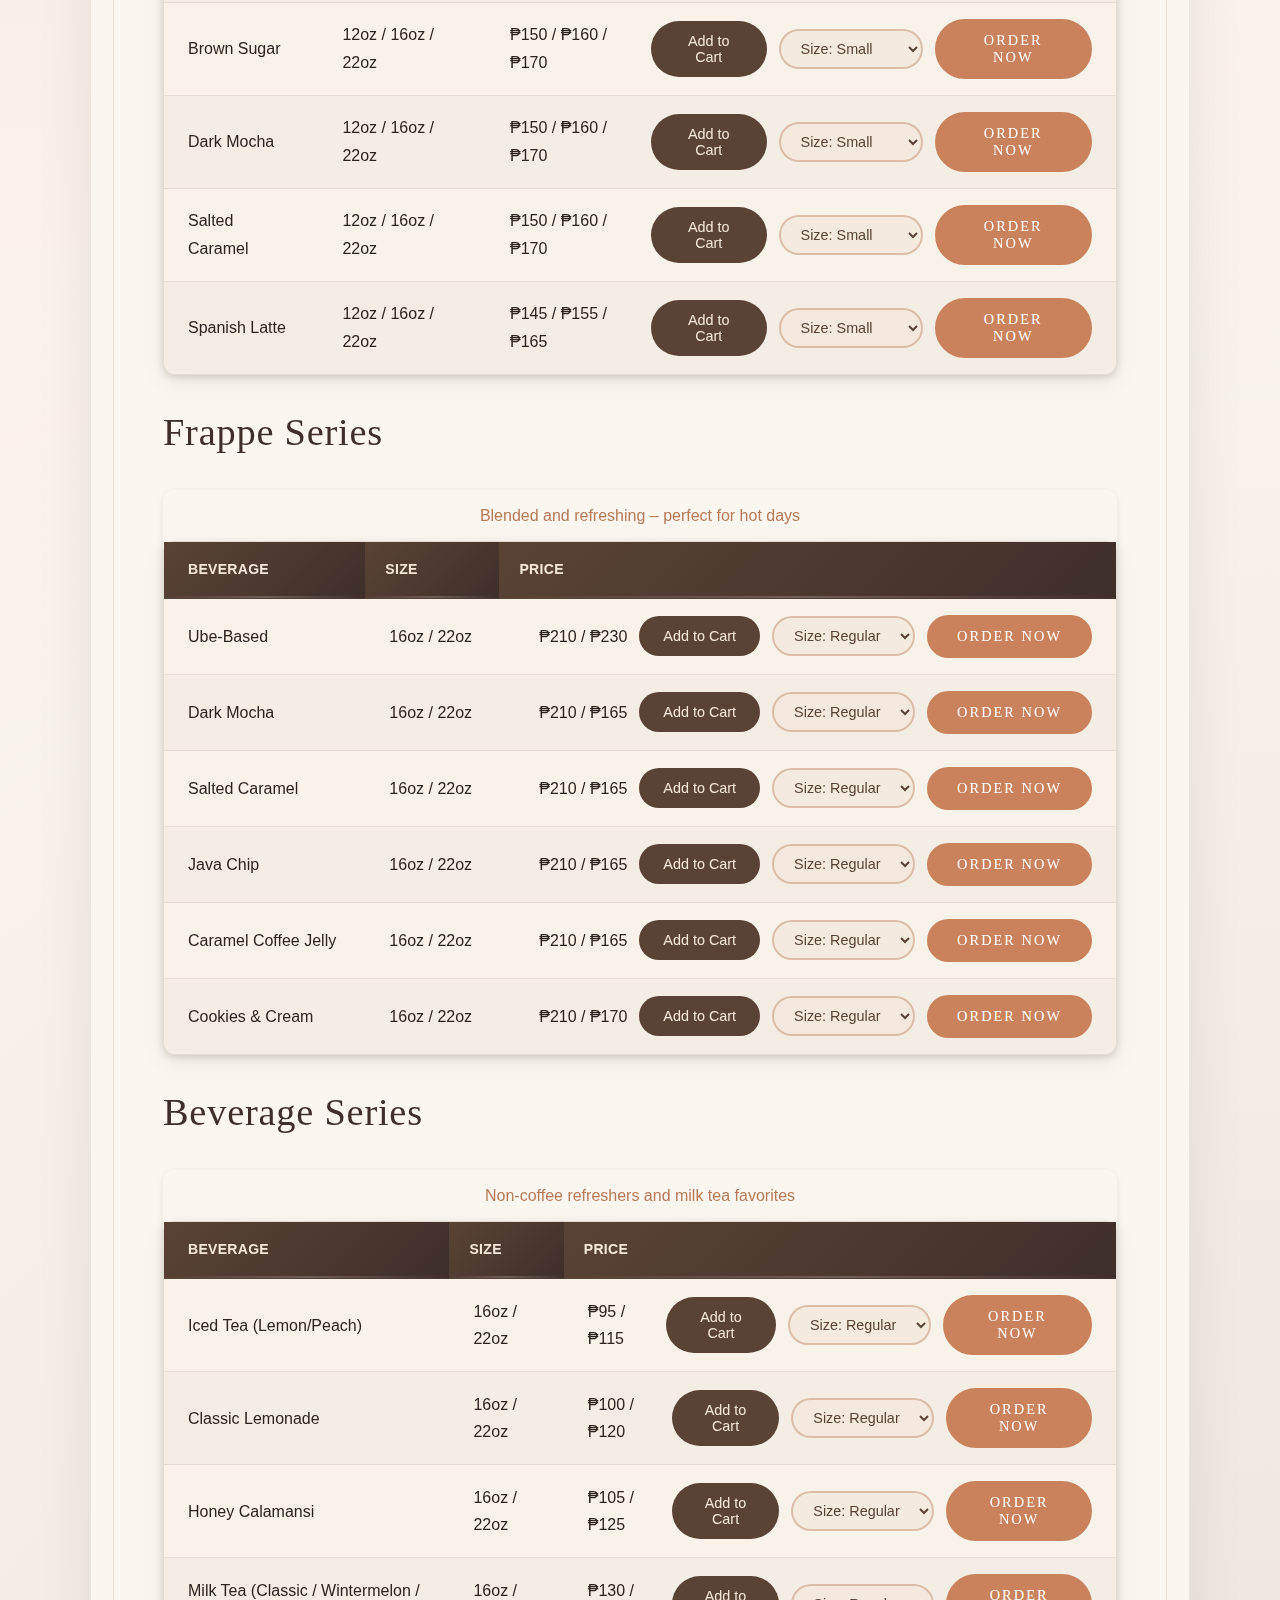
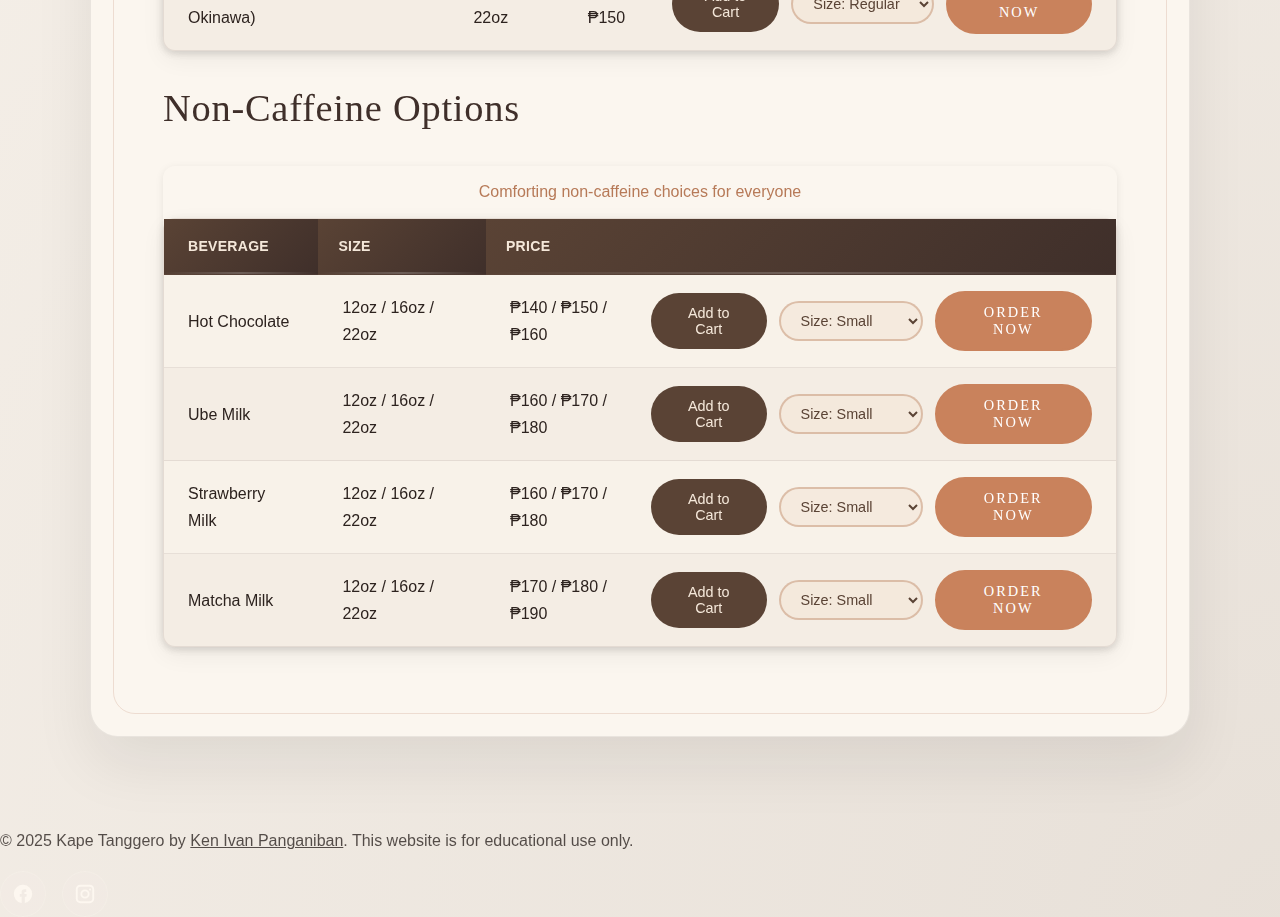
<file: menu.html>
<!-- 
ITS121-1L Web Systems and Technologies 1 Laboratory
Exercise #4 - Kape Tanggero Coffee Shop Website
Author: Ken Ivan Panganiban
Date: October 31, 2025
-->

<!DOCTYPE html>
<html lang="en">
<head>
    <meta charset="UTF-8">
    <meta name="viewport" content="width=device-width, initial-scale=1.0">
    <title>Kape Tanggero - Menu</title>
    <link rel="icon" type="image/x-icon" href="img/KapeTanggeroLogo.jpg">
    
    <!-- Bootstrap CSS -->
    <link href="https://cdn.jsdelivr.net/npm/bootstrap@5.3.8/dist/css/bootstrap.min.css" rel="stylesheet" integrity="sha384-sRIl4kxILFvY47J16cr9ZwB07vP4J8+LH7qKQnuqkuIAvNWLzeN8tE5YBujZqJLB" crossorigin="anonymous">
    
    <!-- CSS -->
    <link rel="stylesheet" href="styles.css">
</head>
<body>
    <div id="top">
    
    <!-- =================== NAVIGATION BAR =================== -->
    <nav class="navbar navbar-expand-lg">
        <div class="container-fluid px-4">
            <a class="navbar-brand logo" href="index.html">
                <img src="img/KapeTanggeroLogo-Transparent.png" alt="Kape Tanggero Logo">
                <span class="logo-text">Kape Tanggero</span>
            </a>
            <button class="navbar-toggler" type="button" data-bs-toggle="collapse" data-bs-target="#navbarNav" aria-controls="navbarNav" aria-expanded="false" aria-label="Toggle navigation">
                <span class="navbar-toggler-icon"></span>
            </button>
            <div class="collapse navbar-collapse" id="navbarNav">
                <ul class="navbar-nav ms-auto nav-links">
                    <li class="nav-item">
                        <a class="nav-link" href="index.html">Home</a>
                    </li>
                    <li class="nav-item">
                        <a class="nav-link" href="about.html">About</a>
                    </li>
                    <li class="nav-item">
                        <a class="nav-link active" href="menu.html">Menu</a>
                    </li>
                    <li class="nav-item">
                        <a class="nav-link" href="gallery.html">Gallery</a>
                    </li>
                    <li class="nav-item">
                        <a class="nav-link" href="reviews.html">Reviews</a>
                    </li>
                    <li class="nav-item">
                        <a class="nav-link" href="contact.html">Contact</a>
                    </li>
                </ul>
            </div>
        </div>
    </nav>
    </div>

    <!-- =================== PRODUCT CONTENT =================== -->
    <div class="container main-container">
        <h1>Our Menu</h1>
        <p>Discover our carefully crafted selection of signature coffee drinks, hot beverages, and specialty frappes made with premium ingredients.</p>

        <!-- SIGNATURE SERIES TABLE -->
		<h2>Signature Series</h2>
		<div class="table-responsive shadow rounded-3 overflow-hidden mb-4">
			<table class="table product-table table-striped table-hover align-middle table-bordered border-secondary-subtle mb-0 caption-top">
					<caption class="px-3 fst-italic">Best-selling handcrafted espresso drinks</caption>
                <thead>
                    <tr>
						<th scope="col" class="ps-3">Beverage</th>
						<th scope="col">Size</th>
						<th scope="col">Price</th>
                    </tr>
                </thead>
                <tbody>
                    <tr>
                        <td>Ube Espresso</td>
                        <td>12oz / 16oz / 22oz</td>
                        <td>
                            ₱165 / ₱185 / ₱195
                            <button class="cart-button">Add to Cart</button>
                            <select class="size-select">
                                <option>Size: Small</option>
                                <option>Size: Medium</option>
                                <option>Size: Large</option>
                            </select>
                            <button class="buy-button">Order Now</button>
                        </td>
                    </tr>
                    <tr>
                        <td>Matcha Espresso</td>
                        <td>12oz / 16oz / 22oz</td>
                        <td>
                            ₱155 / ₱165 / ₱195
                            <button class="cart-button">Add to Cart</button>
                            <select class="size-select">
                                <option>Size: Small</option>
                                <option>Size: Medium</option>
                                <option>Size: Large</option>
                            </select>
                            <button class="buy-button">Order Now</button>
                        </td>
                    </tr>
                    <tr>
                        <td>Cinnamon Caramel</td>
                        <td>12oz / 16oz / 22oz</td>
                        <td>
                            ₱145 / ₱165 / ₱195
                            <button class="cart-button">Add to Cart</button>
                            <select class="size-select">
                                <option>Size: Small</option>
                                <option>Size: Medium</option>
                                <option>Size: Large</option>
                            </select>
                            <button class="buy-button">Order Now</button>
                        </td>
                    </tr>
                    <tr>
                        <td>Brown Sugar</td>
                        <td>12oz / 16oz / 22oz</td>
                        <td>
                            ₱145 / ₱165 / ₱195
                            <button class="cart-button">Add to Cart</button>
                            <select class="size-select">
                                <option>Size: Small</option>
                                <option>Size: Medium</option>
                                <option>Size: Large</option>
                            </select>
                            <button class="buy-button">Order Now</button>
                        </td>
                    </tr>
                    <tr>
                        <td>Cocoa Cappuccino</td>
                        <td>12oz / 16oz</td>
                        <td>
                            ₱165 / ₱185
                            <button class="cart-button">Add to Cart</button>
                            <select class="size-select">
                                <option>Size: Regular</option>
                                <option>Size: Large</option>
                            </select>
                            <button class="buy-button">Order Now</button>
                        </td>
                    </tr>
                    <tr>
                        <td>Americano (Hot/Cold)</td>
                        <td>Single / Double</td>
                        <td>
                            ₱115 / ₱135
                            <button class="cart-button">Add to Cart</button>
                            <select class="size-select">
                                <option>Size: Regular</option>
                                <option>Size: Large</option>
                            </select>
                            <button class="buy-button">Order Now</button>
                        </td>
                    </tr>
                </tbody>
            </table>
        </div>

        <!-- HOT BEVERAGES TABLE -->
		<h2>Hot Beverages</h2>
		<div class="table-responsive shadow rounded-3 overflow-hidden mb-4">
			<table class="table product-table table-striped table-hover align-middle table-bordered border-secondary-subtle mb-0 caption-top">
					<caption class="px-3 fst-italic">Served hot – cozy comfort in every cup</caption>
                <thead>
                    <tr>
						<th scope="col" class="ps-3">Beverage</th>
						<th scope="col">Size</th>
						<th scope="col">Price</th>
                    </tr>
                </thead>
                <tbody>
                    <tr>
                        <td>Americano</td>
                        <td>12oz / 16oz / 22oz</td>
                        <td>
                            ₱110 / ₱120 / ₱130
                            <button class="cart-button">Add to Cart</button>
                            <select class="size-select">
                                <option>Size: Small</option>
                                <option>Size: Medium</option>
                                <option>Size: Large</option>
                            </select>
                            <button class="buy-button">Order Now</button>
                        </td>
                    </tr>
                    <tr>
                        <td>Caramel Latte</td>
                        <td>12oz / 16oz / 22oz</td>
                        <td>
                            ₱140 / ₱150 / ₱160
                            <button class="cart-button">Add to Cart</button>
                            <select class="size-select">
                                <option>Size: Small</option>
                                <option>Size: Medium</option>
                                <option>Size: Large</option>
                            </select>
                            <button class="buy-button">Order Now</button>
                        </td>
                    </tr>
                    <tr>
                        <td>Brown Sugar</td>
                        <td>12oz / 16oz / 22oz</td>
                        <td>
                            ₱150 / ₱160 / ₱170
                            <button class="cart-button">Add to Cart</button>
                            <select class="size-select">
                                <option>Size: Small</option>
                                <option>Size: Medium</option>
                                <option>Size: Large</option>
                            </select>
                            <button class="buy-button">Order Now</button>
                        </td>
                    </tr>
                    <tr>
                        <td>Dark Mocha</td>
                        <td>12oz / 16oz / 22oz</td>
                        <td>
                            ₱150 / ₱160 / ₱170
                            <button class="cart-button">Add to Cart</button>
                            <select class="size-select">
                                <option>Size: Small</option>
                                <option>Size: Medium</option>
                                <option>Size: Large</option>
                            </select>
                            <button class="buy-button">Order Now</button>
                        </td>
                    </tr>
                    <tr>
                        <td>Salted Caramel</td>
                        <td>12oz / 16oz / 22oz</td>
                        <td>
                            ₱150 / ₱160 / ₱170
                            <button class="cart-button">Add to Cart</button>
                            <select class="size-select">
                                <option>Size: Small</option>
                                <option>Size: Medium</option>
                                <option>Size: Large</option>
                            </select>
                            <button class="buy-button">Order Now</button>
                        </td>
                    </tr>
                    <tr>
                        <td>Spanish Latte</td>
                        <td>12oz / 16oz / 22oz</td>
                        <td>
                            ₱145 / ₱155 / ₱165
                            <button class="cart-button">Add to Cart</button>
                            <select class="size-select">
                                <option>Size: Small</option>
                                <option>Size: Medium</option>
                                <option>Size: Large</option>
                            </select>
                            <button class="buy-button">Order Now</button>
                        </td>
                    </tr>
                </tbody>
            </table>
        </div>

        <!-- FRAPPE SERIES TABLE -->
		<h2>Frappe Series</h2>
		<div class="table-responsive shadow rounded-3 overflow-hidden mb-4">
			<table class="table product-table table-striped table-hover align-middle table-bordered border-secondary-subtle mb-0 caption-top">
					<caption class="px-3 fst-italic">Blended and refreshing – perfect for hot days</caption>
                <thead>
                    <tr>
						<th scope="col" class="ps-3">Beverage</th>
						<th scope="col">Size</th>
						<th scope="col">Price</th>
                    </tr>
                </thead>
                <tbody>
                    <tr>
                        <td>Ube-Based</td>
                        <td>16oz / 22oz</td>
                        <td>
                            ₱210 / ₱230
                            <button class="cart-button">Add to Cart</button>
                            <select class="size-select">
                                <option>Size: Regular</option>
                                <option>Size: Large</option>
                            </select>
                            <button class="buy-button">Order Now</button>
                        </td>
                    </tr>
                    <tr>
                        <td>Dark Mocha</td>
                        <td>16oz / 22oz</td>
                        <td>
                            ₱210 / ₱165
                            <button class="cart-button">Add to Cart</button>
                            <select class="size-select">
                                <option>Size: Regular</option>
                                <option>Size: Large</option>
                            </select>
                            <button class="buy-button">Order Now</button>
                        </td>
                    </tr>
                    <tr>
                        <td>Salted Caramel</td>
                        <td>16oz / 22oz</td>
                        <td>
                            ₱210 / ₱165
                            <button class="cart-button">Add to Cart</button>
                            <select class="size-select">
                                <option>Size: Regular</option>
                                <option>Size: Large</option>
                            </select>
                            <button class="buy-button">Order Now</button>
                        </td>
                    </tr>
                    <tr>
                        <td>Java Chip</td>
                        <td>16oz / 22oz</td>
                        <td>
                            ₱210 / ₱165
                            <button class="cart-button">Add to Cart</button>
                            <select class="size-select">
                                <option>Size: Regular</option>
                                <option>Size: Large</option>
                            </select>
                            <button class="buy-button">Order Now</button>
                        </td>
                    </tr>
                    <tr>
                        <td>Caramel Coffee Jelly</td>
                        <td>16oz / 22oz</td>
                        <td>
                            ₱210 / ₱165
                            <button class="cart-button">Add to Cart</button>
                            <select class="size-select">
                                <option>Size: Regular</option>
                                <option>Size: Large</option>
                            </select>
                            <button class="buy-button">Order Now</button>
                        </td>
                    </tr>
                    <tr>
                        <td>Cookies & Cream</td>
                        <td>16oz / 22oz</td>
                        <td>
                            ₱210 / ₱170
                            <button class="cart-button">Add to Cart</button>
                            <select class="size-select">
                                <option>Size: Regular</option>
                                <option>Size: Large</option>
                            </select>
                            <button class="buy-button">Order Now</button>
                        </td>
                    </tr>
                </tbody>
            </table>
        </div>

        <!-- BEVERAGE SERIES -->
		<h2>Beverage Series</h2>
		<div class="table-responsive shadow rounded-3 overflow-hidden mb-4">
			<table class="table product-table table-striped table-hover align-middle table-bordered border-secondary-subtle mb-0 caption-top">
					<caption class="px-3 fst-italic">Non-coffee refreshers and milk tea favorites</caption>
                <thead>
                    <tr>
						<th scope="col" class="ps-3">Beverage</th>
						<th scope="col">Size</th>
						<th scope="col">Price</th>
                    </tr>
                </thead>
                <tbody>
                    <tr>
                        <td>Iced Tea (Lemon/Peach)</td>
                        <td>16oz / 22oz</td>
                        <td>
                            ₱95 / ₱115
                            <button class="cart-button">Add to Cart</button>
                            <select class="size-select">
                                <option>Size: Regular</option>
                                <option>Size: Large</option>
                            </select>
                            <button class="buy-button">Order Now</button>
                        </td>
                    </tr>
                    <tr>
                        <td>Classic Lemonade</td>
                        <td>16oz / 22oz</td>
                        <td>
                            ₱100 / ₱120
                            <button class="cart-button">Add to Cart</button>
                            <select class="size-select">
                                <option>Size: Regular</option>
                                <option>Size: Large</option>
                            </select>
                            <button class="buy-button">Order Now</button>
                        </td>
                    </tr>
                    <tr>
                        <td>Honey Calamansi</td>
                        <td>16oz / 22oz</td>
                        <td>
                            ₱105 / ₱125
                            <button class="cart-button">Add to Cart</button>
                            <select class="size-select">
                                <option>Size: Regular</option>
                                <option>Size: Large</option>
                            </select>
                            <button class="buy-button">Order Now</button>
                        </td>
                    </tr>
                    <tr>
                        <td>Milk Tea (Classic / Wintermelon / Okinawa)</td>
                        <td>16oz / 22oz</td>
                        <td>
                            ₱130 / ₱150
                            <button class="cart-button">Add to Cart</button>
                            <select class="size-select">
                                <option>Size: Regular</option>
                                <option>Size: Large</option>
                            </select>
                            <button class="buy-button">Order Now</button>
                        </td>
                    </tr>
                </tbody>
            </table>
        </div>

        <!-- NON-CAFFEINE OPTIONS TABLE -->
		<h2>Non-Caffeine Options</h2>
		<div class="table-responsive shadow rounded-3 overflow-hidden mb-4">
			<table class="table product-table table-striped table-hover align-middle table-bordered border-secondary-subtle mb-0 caption-top">
				<caption class="px-3">Comforting non-caffeine choices for everyone</caption>
                <thead>
                    <tr>
						<th scope="col" class="ps-3">Beverage</th>
						<th scope="col">Size</th>
						<th scope="col">Price</th>
                    </tr>
                </thead>
                <tbody>
                    <tr>
                        <td>Hot Chocolate</td>
                        <td>12oz / 16oz / 22oz</td>
                        <td>
                            ₱140 / ₱150 / ₱160
                            <button class="cart-button">Add to Cart</button>
                            <select class="size-select">
                                <option>Size: Small</option>
                                <option>Size: Medium</option>
                                <option>Size: Large</option>
                            </select>
                            <button class="buy-button">Order Now</button>
                        </td>
                    </tr>
                    <tr>
                        <td>Ube Milk</td>
                        <td>12oz / 16oz / 22oz</td>
                        <td>
                            ₱160 / ₱170 / ₱180
                            <button class="cart-button">Add to Cart</button>
                            <select class="size-select">
                                <option>Size: Small</option>
                                <option>Size: Medium</option>
                                <option>Size: Large</option>
                            </select>
                            <button class="buy-button">Order Now</button>
                        </td>
                    </tr>
                    <tr>
                        <td>Strawberry Milk</td>
                        <td>12oz / 16oz / 22oz</td>
                        <td>
                            ₱160 / ₱170 / ₱180
                            <button class="cart-button">Add to Cart</button>
                            <select class="size-select">
                                <option>Size: Small</option>
                                <option>Size: Medium</option>
                                <option>Size: Large</option>
                            </select>
                            <button class="buy-button">Order Now</button>
                        </td>
                    </tr>
                    <tr>
                        <td>Matcha Milk</td>
                        <td>12oz / 16oz / 22oz</td>
                        <td>
                            ₱170 / ₱180 / ₱190
                            <button class="cart-button">Add to Cart</button>
                            <select class="size-select">
                                <option>Size: Small</option>
                                <option>Size: Medium</option>
                                <option>Size: Large</option>
                            </select>
                            <button class="buy-button">Order Now</button>
                        </td>
                    </tr>
                </tbody>
            </table>
        </div>
    </div>

    <a href="#top" class="back-to-top" aria-label="Back to top">
        <svg xmlns="http://www.w3.org/2000/svg" viewBox="0 0 24 24" fill="none" stroke="currentColor" stroke-width="2">
            <path d="M18 15l-6-6-6 6"/>
        </svg>
    </a>

    <!-- =================== FOOTER =================== -->
    <footer>
        <div class="container">
            <p>&copy; 2025 Kape Tanggero by <u>Ken Ivan Panganiban</u>. This website is for educational use only.</p>

            <div class="social-links">
                <!-- Facebook -->
                <a href="https://www.facebook.com/KAPE.Tanggero/" target="_blank" aria-label="Facebook">
                    <svg xmlns="http://www.w3.org/2000/svg" viewBox="0 0 24 24"><path d="M22 12a10 10 0 1 0-11.5 9.9v-7h-2v-3h2v-2c0-2 1.2-3 3-3h2v3h-1c-.8 0-1 .4-1 1v1h2.6l-.4 3H14v7A10 10 0 0 0 22 12"/></svg>
                </a>

                <!-- Instagram -->
                <a href="https://www.instagram.com/kape.tanggero/" target="_blank" aria-label="Instagram">
                    <svg xmlns="http://www.w3.org/2000/svg" viewBox="0 0 24 24"><path d="M7 2C4 2 2 4 2 7v10c0 3 2 5 5 5h10c3 0 5-2 5-5V7c0-3-2-5-5-5H7zm10 2a3 3 0 0 1 3 3v10a3 3 0 0 1-3 3H7a3 3 0 0 1-3-3V7a3 3 0 0 1 3-3h10zm-5 3a5 5 0 1 0 0 10 5 5 0 0 0 0-10zm0 2a3 3 0 1 1 0 6 3 3 0 0 1 0-6zm5.5-.9a1.1 1.1 0 1 0 0-2.2 1.1 1.1 0 0 0 0 2.2z"/></svg>
                </a>
            </div>
        </div>
    </footer>

    <!-- Bootstrap Script -->
    <script src="https://cdn.jsdelivr.net/npm/bootstrap@5.3.8/dist/js/bootstrap.bundle.min.js" integrity="sha384-FKyoEForCGlyvwx9Hj09JcYn3nv7wiPVlz7YYwJrWVcXK/BmnVDxM+D2scQbITxI" crossorigin="anonymous"></script>
</body>
</html>
</file>
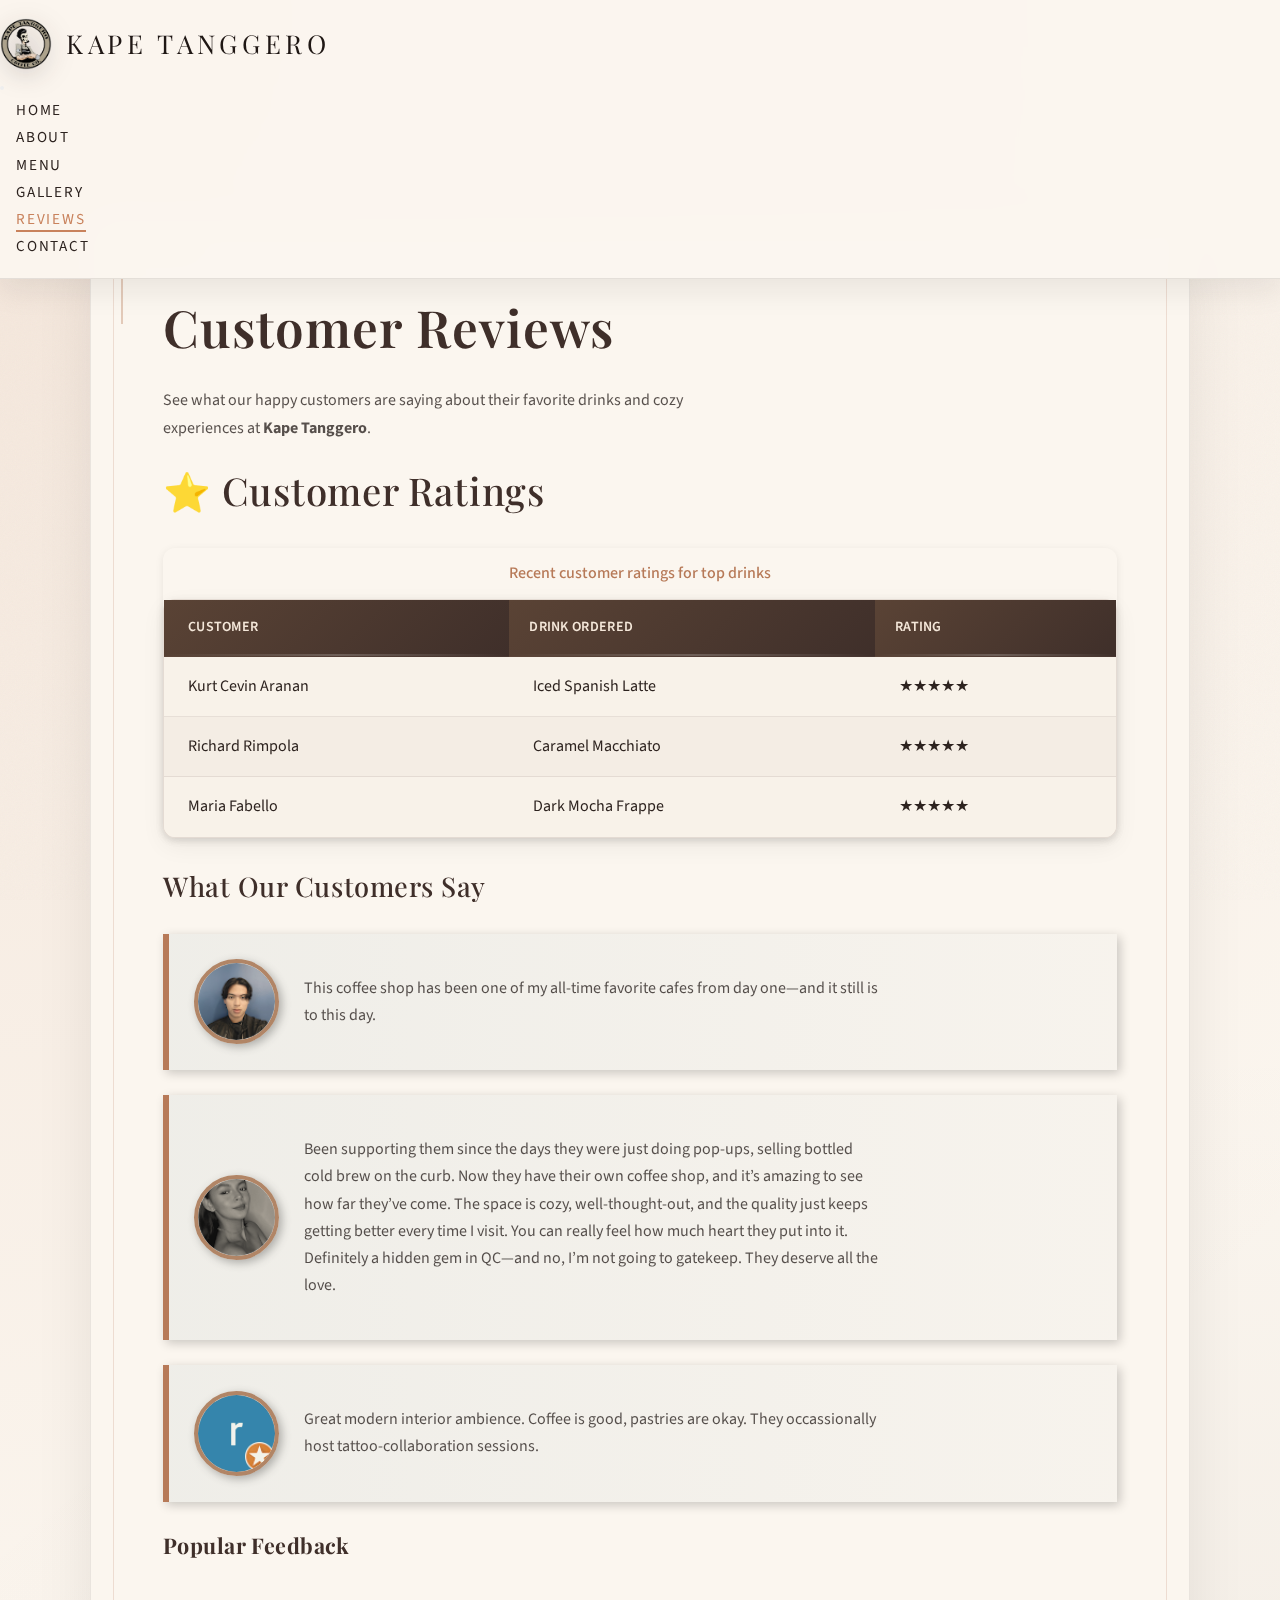
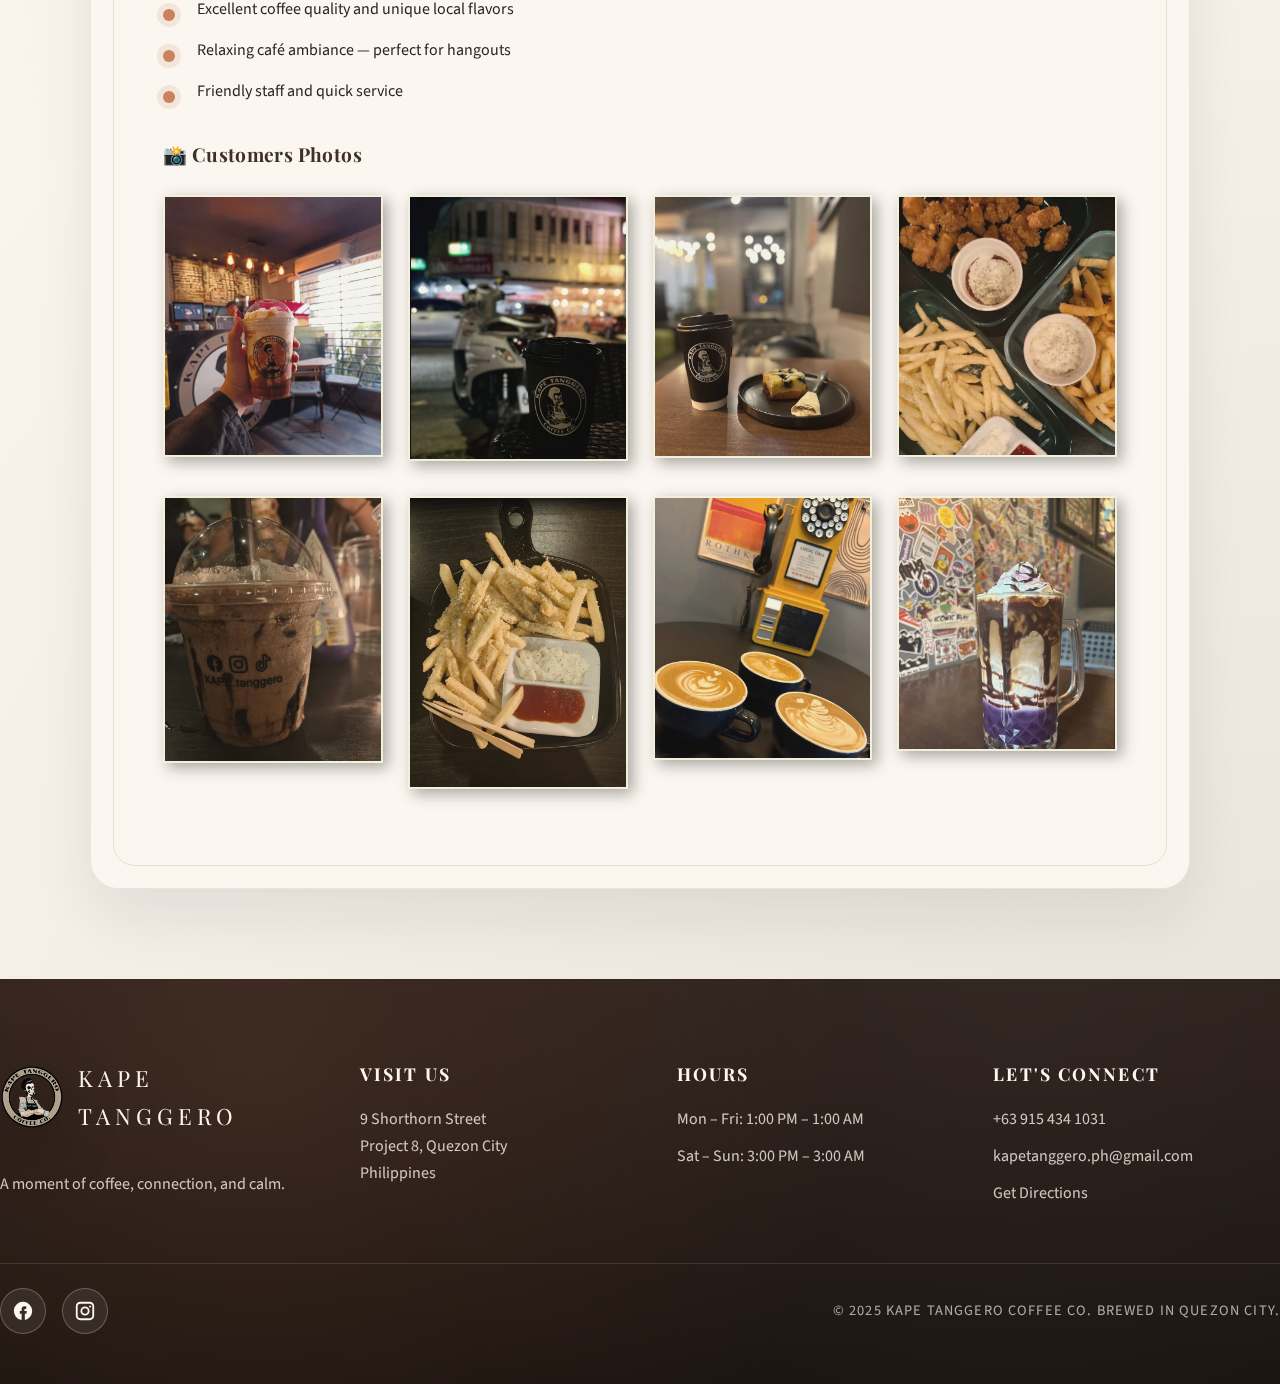
<file: reviews.html>
<!-- 
ITS121-1L Web Systems and Technologies 1 Laboratory
Exercise #4 - Kape Tanggero Coffee Shop Website 
Author: Ken Ivan Panganiban
Co-Author: Lundag, Juliana Marie | Tan, Furyk Cleavin | Solis, Jaymar | Rodriguez, John Cederic 
Date: November 7, 2025
-->

<!DOCTYPE html>
<html lang="en">
<head>
    <meta charset="UTF-8">
    <meta name="viewport" content="width=device-width, initial-scale=1.0">
    <title>Kape Tanggero - Reviews</title>
    <link rel="icon" type="image/x-icon" href="img/KapeTanggeroLogo.jpg">
    <link rel="preconnect" href="https://fonts.googleapis.com">
    <link rel="preconnect" href="https://fonts.gstatic.com" crossorigin>
    <link href="https://fonts.googleapis.com/css2?family=Playfair+Display:wght@400;500;600;700&family=Source+Sans+3:wght@300;400;500;600&display=swap" rel="stylesheet">
    
    <!-- Bootstrap CSS -->
    <link href="https://cdn.jsdelivr.net/npm/bootstrap@5.3.8/dist/css/bootstrap.min.css" rel="stylesheet" integrity="sha384-sRIl4kxILFvY47J16cr9ZwB07vP4J8+LH7qKQnuqkuIAvNWLzeN8tE5YBujZqJLB" crossorigin="anonymous">
    
    <!-- CSS -->
    <link rel="stylesheet" href="styles.css">
</head>
<body>
    <div id="top">
    <!-- =================== NAVIGATION BAR =================== -->
    <nav class="navbar navbar-expand-lg">
        <div class="container-fluid px-4">
            <a class="navbar-brand logo" href="index.html">
                <img src="img/KapeTanggeroLogo-Transparent.png" alt="Kape Tanggero Logo">
                <span class="logo-text">Kape Tanggero</span>
            </a>
            <button class="navbar-toggler" type="button" data-bs-toggle="collapse" data-bs-target="#navbarNav" aria-controls="navbarNav" aria-expanded="false" aria-label="Toggle navigation">
                <span class="navbar-toggler-icon"></span>
            </button>
            <div class="collapse navbar-collapse" id="navbarNav">
                <ul class="navbar-nav ms-auto nav-links">
                    <li class="nav-item">
                        <a class="nav-link" href="index.html">Home</a>
                    </li>
                    <li class="nav-item">
                        <a class="nav-link" href="about.html">About</a>
                    </li>
                    <li class="nav-item">
                        <a class="nav-link" href="menu.html">Menu</a>
                    </li>
                    <li class="nav-item">
                        <a class="nav-link" href="gallery.html">Gallery</a>
                    </li>
                    <li class="nav-item">
                        <a class="nav-link active" href="reviews.html">Reviews</a>
                    </li>
                    <li class="nav-item">
                        <a class="nav-link" href="contact.html">Contact</a>
                    </li>
                </ul>
            </div>
        </div>
    </nav>
    </div>
    <!-- =================== TESTIMONIAL CONTENT =================== -->
    <div class="container main-container">
        <h1>Customer Reviews</h1>
        <p>See what our happy customers are saying about their favorite drinks and cozy experiences at <strong>Kape Tanggero</strong>.</p>

        <!-- ⭐ CUSTOMER RATINGS TABLE -->
		<h2>⭐ Customer Ratings</h2>
		<div class="table-responsive shadow rounded-3 overflow-hidden mb-4">
			<table class="table table-striped table-hover align-middle table-bordered border-secondary-subtle mb-0 caption-top">
				<caption class="px-3">Recent customer ratings for top drinks</caption>
				<thead>
					<tr>
						<th scope="col" class="ps-3">Customer</th>
						<th scope="col">Drink Ordered</th>
						<th scope="col" class="text-center">Rating</th>
					</tr>
				</thead>
				<tbody>
					<tr>
						<td class="ps-3">Kurt Cevin Aranan</td>
						<td>Iced Spanish Latte</td>
						<td class="text-center"><span class="badge bg-warning text-dark">★★★★★</span></td>
					</tr>
					<tr>
						<td class="ps-3">Richard Rimpola</td>
						<td>Caramel Macchiato</td>
						<td class="text-center"><span class="badge bg-warning text-dark">★★★★★</span></td>
					</tr>
					<tr>
						<td class="ps-3">Maria Fabello</td>
						<td>Dark Mocha Frappe</td>
						<td class="text-center"><span class="badge bg-warning text-dark">★★★★★</span></td>
					</tr>
				</tbody>
			</table>
		</div>

        <!-- 💬 WRITTEN TESTIMONIALS -->
        <h3>What Our Customers Say</h3>
        <div class="testimonial-box shadow-box">
            <img src="img/review/reviewer1.png" alt="Customer 1" class="testimonial-img">
            <p>This coffee shop has been one of my all-time favorite cafes from day one—and it still is to this day. </p>
        </div>

        <div class="testimonial-box shadow-box">
            <img src="img/review/reviewer2.png" alt="Customer 2" class="testimonial-img">
            <p>Been supporting them since the days they were just doing pop-ups, selling bottled cold brew on the curb. Now they have their own coffee shop, and it’s amazing to see how far they’ve come. The space is cozy, well-thought-out, and the quality just keeps getting better every time I visit. You can really feel how much heart they put into it. Definitely a hidden gem in QC—and no, I’m not going to gatekeep. They deserve all the love.</p>
        </div>

        <div class="testimonial-box shadow-box">
            <img src="img/review/reviewer3.png" alt="Customer 3" class="testimonial-img">
            <p>Great modern interior ambience. Coffee is good, pastries are okay. They occassionally host tattoo-collaboration sessions.</p>
        </div>

        <!-- 👍 POPULAR FEEDBACK LIST -->
        <h4>Popular Feedback</h4>
        <ul class="styled-list">
            <li>Excellent coffee quality and unique local flavors</li>
            <li>Relaxing café ambiance — perfect for hangouts</li>
            <li>Friendly staff and quick service</li>
        </ul>

        <!-- 📸 Customers Photos -->
        <h5>📸 Customers Photos</h5>
        <div class="gallery-grid">
            <a href="#rev1"><img src="img/review//reviewphoto_1.png" alt="Customer Photo 1"></a>
            <a href="#rev2"><img src="img/review//reviewphoto_2.png" alt="Customer Photo 2"></a>
            <a href="#rev3"><img src="img/review//reviewphoto_3.png" alt="Customer Photo 3"></a>
            <a href="#rev4"><img src="img/review//reviewphoto_4.png" alt="Customer Photo 4"></a>
            <a href="#rev5"><img src="img/review//reviewphoto_5.png" alt="Customer Photo 5"></a>
            <a href="#rev6"><img src="img/review//reviewphoto_6.png" alt="Customer Photo 6"></a>
            <a href="#rev7"><img src="img/review//reviewphoto_7.png" alt="Customer Photo 7"></a>
            <a href="#rev8"><img src="img/review//reviewphoto_8.png" alt="Customer Photo 8"></a>
        </div>

        <!-- Lightbox overlays -->
        <div id="rev1" class="lightbox">
            <a href="#_" class="lightbox-close">&times;</a>
            <img src="img/review//reviewphoto_1.png" alt="Customer Photo 1">
        </div>
        <div id="rev2" class="lightbox">
            <a href="#_" class="lightbox-close">&times;</a>
            <img src="img/review//reviewphoto_2.png" alt="Customer Photo 2">
        </div>
        <div id="rev3" class="lightbox">
            <a href="#_" class="lightbox-close">&times;</a>
            <img src="img/review//reviewphoto_3.png" alt="Customer Photo 3">
        </div>
        <div id="rev4" class="lightbox">
            <a href="#_" class="lightbox-close">&times;</a>
            <img src="img/review//reviewphoto_4.png" alt="Customer Photo 4">
        </div>
        <div id="rev5" class="lightbox">
            <a href="#_" class="lightbox-close">&times;</a>
            <img src="img/review//reviewphoto_5.png" alt="Customer Photo 5">
        </div>
        <div id="rev6" class="lightbox">
            <a href="#_" class="lightbox-close">&times;</a>
            <img src="img/review//reviewphoto_6.png" alt="Customer Photo 6">
        </div>
        <div id="rev7" class="lightbox">
            <a href="#_" class="lightbox-close">&times;</a>
            <img src="img/review//reviewphoto_7.png" alt="Customer Photo 7">
        </div>
        <div id="rev8" class="lightbox">
            <a href="#_" class="lightbox-close">&times;</a>
            <img src="img/review//reviewphoto_8.png" alt="Customer Photo 8">
        </div>
    </div>


    <a href="#top" class="back-to-top" aria-label="Back to top">
        <svg xmlns="http://www.w3.org/2000/svg" viewBox="0 0 24 24" fill="none" stroke="currentColor" stroke-width="2">
            <path d="M18 15l-6-6-6 6"/>
        </svg>
    </a>

    <!-- =================== FOOTER =================== -->
    <footer class="site-footer">
        <div class="container footer-inner">
            <div class="footer-main">
                <div class="footer-brand">
                    <a class="footer-logo" href="index.html">
                        <img src="img/KapeTanggeroLogo-Transparent.png" alt="Kape Tanggero Logo">
                        <span>Kape Tanggero</span>
                    </a>
                    <p class="footer-tagline">A moment of coffee, connection, and calm.</p>
                </div>

                <div class="footer-columns">
                    <div class="footer-column">
                        <h4>Visit Us</h4>
                        <address>
                            9 Shorthorn Street<br>
                            Project 8, Quezon City<br>
                            Philippines
                        </address>
                    </div>

                    <div class="footer-column">
                        <h4>Hours</h4>
                        <ul>
                            <li>Mon – Fri: 1:00 PM – 1:00 AM</li>
                            <li>Sat – Sun: 3:00 PM – 3:00 AM</li>
                        </ul>
                    </div>

                    <div class="footer-column">
                        <h4>Let's Connect</h4>
                        <ul>
                            <li><a href="tel:+639154341031">+63 915 434 1031</a></li>
                            <li><a href="mailto:kapetanggero.ph@gmail.com">kapetanggero.ph@gmail.com</a></li>
                            <li><a href="https://maps.app.goo.gl/D2cRMfpiP8ArP23t7" target="_blank">Get Directions</a></li>
                        </ul>
                    </div>
                </div>
            </div>

            <div class="footer-bottom">
                <div class="social-links">
                    <a href="https://www.facebook.com/KAPE.Tanggero/" target="_blank" aria-label="Facebook">
                        <svg xmlns="http://www.w3.org/2000/svg" viewBox="0 0 24 24"><path d="M22 12a10 10 0 1 0-11.5 9.9v-7h-2v-3h2v-2c0-2 1.2-3 3-3h2v3h-1c-.8 0-1 .4-1 1v1h2.6l-.4 3H14v7A10 10 0 0 0 22 12"/></svg>
                    </a>
                    <a href="https://www.instagram.com/kape.tanggero/" target="_blank" aria-label="Instagram">
                        <svg xmlns="http://www.w3.org/2000/svg" viewBox="0 0 24 24"><path d="M7 2C4 2 2 4 2 7v10c0 3 2 5 5 5h10c3 0 5-2 5-5V7c0-3-2-5-5-5H7zm10 2a3 3 0 0 1 3 3v10a3 3 0 0 1-3 3H7a3 3 0 0 1-3-3V7a3 3 0 0 1 3-3h10zm-5 3a5 5 0 1 0 0 10 5 5 0 0 0 0-10zm0 2a3 3 0 1 1 0 6 3 3 0 0 1 0-6zm5.5-.9a1.1 1.1 0 1 0 0-2.2 1.1 1.1 0 0 0 0 2.2z"/></svg>
                    </a>
                </div>
                <p class="footer-note">&copy; 2025 Kape Tanggero Coffee Co. Brewed in Quezon City.</p>
            </div>
        </div>
    </footer>

    <!-- Bootstrap Script -->
    <script src="https://cdn.jsdelivr.net/npm/bootstrap@5.3.8/dist/js/bootstrap.bundle.min.js" integrity="sha384-FKyoEForCGlyvwx9Hj09JcYn3nv7wiPVlz7YYwJrWVcXK/BmnVDxM+D2scQbITxI" crossorigin="anonymous"></script>
    <script>
        document.addEventListener('DOMContentLoaded', () => {
            const backToTop = document.querySelector('.back-to-top');
            if (!backToTop) return;

            const toggleBackToTop = () => {
                if (window.scrollY > 240) {
                    backToTop.classList.add('visible');
                } else {
                    backToTop.classList.remove('visible');
                }
            };

            toggleBackToTop();
            window.addEventListener('scroll', toggleBackToTop, { passive: true });
        });
    </script>

</body>
</html>
</file>
<file: styles.css>
/*
ITS121-1L Web Systems and Technologies 1 Laboratory
Exercise #4 - Kape Tanggero Coffee Shop Website 
Author: Ken Ivan Panganiban
Co-Author: Lundag, Juliana Marie | Tan, Furyk Cleavin | Solis, Jaymar | Rodriguez, John Cederic 
Date: November 7, 2025
*/

/* ===== General ===== */
:root {
  --dark: #3f2f2a;
  --mid: #b77a58;
  --light: #f4e7d9;
  --beige: #f8f2e9;
  --text: #2d231f;
  --slate: #5a4335;
  --accent: #c9825c;
  --muted: #d6c6b3;
  --cream: #fbf6ef;
  --ink: #1f1714;
}

* { margin: 0; padding: 0; box-sizing: border-box; }

body {
  font-family: 'Source Sans 3', 'Segoe UI', sans-serif;
  background: radial-gradient(circle at top left, rgba(199,130,92,.15), transparent 55%),
              radial-gradient(circle at bottom right, rgba(90,67,53,.12), transparent 60%),
              var(--cream);
  color: var(--text);
  line-height: 1.7;
  position: relative;
}

body::before {
  content: "";
  position: fixed;
  inset: 0;
  pointer-events: none;
  background-image: url("data:image/svg+xml,%3Csvg xmlns='http://www.w3.org/2000/svg' width='160' height='160' viewBox='0 0 160 160'%3E%3Cfilter id='n'%3E%3CfeTurbulence type='fractalNoise' baseFrequency='0.9' numOctaves='3'/%3E%3C/filter%3E%3Crect width='160' height='160' filter='url(%23n)' opacity='0.18'/%3E%3C/svg%3E");
  opacity: .18;
  mix-blend-mode: multiply;
  z-index: -1;
}

::selection { background: rgba(199,130,92,.2); color: var(--ink); }

a {
  color: var(--slate);
  text-decoration: none;
  transition: color .3s ease;
}

a:hover {
  color: var(--accent);
}

/* ===== Bootstrap Navbar ===== */
.navbar {
  background: rgba(251, 246, 239, .95) !important;
  backdrop-filter: blur(12px);
  border-bottom: 1px solid rgba(31, 23, 20, .1);
  box-shadow: 0 12px 28px rgba(31, 23, 20, .08);
  padding: 18px 0;
  position: sticky;
  top: 0;
  z-index: 1020;
}

.logo { display: flex; align-items: center; gap: 14px; }
.logo img { height: 52px; transition: transform .3s ease, filter .3s ease; filter: drop-shadow(0 6px 12px rgba(31,23,20,.18)); }
.logo img:hover { transform: scale(1.05) rotate(-1deg); filter: drop-shadow(0 10px 20px rgba(31,23,20,.22)); }
.logo-text {
  color: var(--ink);
  font-size: 26px;
  letter-spacing: .18em;
  text-transform: uppercase;
  font-family: 'Playfair Display', serif;
}

.navbar-brand {
  color: var(--ink) !important;
}

.navbar-toggler {
  border-color: rgba(31,23,20,.3);
}

.navbar-toggler-icon {
  background-image: url("data:image/svg+xml,%3csvg xmlns='http://www.w3.org/2000/svg' viewBox='0 0 30 30'%3e%3cpath stroke='rgba(47, 35, 31, 1)' stroke-linecap='round' stroke-miterlimit='10' stroke-width='2' d='M4 7h22M4 15h22M4 23h22'/%3e%3c/svg%3e");
}

.nav-links { list-style: none; }

.nav-links .nav-link {
  color: var(--text) !important;
  padding: 8px 16px !important;
  font-size: .95rem;
  letter-spacing: .12em;
  text-transform: uppercase;
  position: relative;
  transition: color .3s ease;
}

.nav-links .nav-link::after {
  content: "";
  position: absolute;
  left: 16px;
  right: 16px;
  bottom: 6px;
  height: 2px;
  background: var(--accent);
  transform: scaleX(0);
  transform-origin: center;
  transition: transform .3s ease;
}

.nav-links .nav-link:hover,
.nav-links .nav-link.active {
  color: var(--accent) !important;
}

.nav-links .nav-link:hover::after,
.nav-links .nav-link.active::after {
  transform: scaleX(1);
}

/* ===== Container ===== */
.main-container {
  max-width: 1100px;
  margin: -60px auto 90px;
  padding: clamp(2.5rem, 5vw, 4rem) clamp(2rem, 6vw, 4.5rem);
  background: var(--cream);
  border: 1px solid rgba(31, 23, 20, .08);
  border-radius: 28px;
  box-shadow: 0 28px 60px rgba(31, 23, 20, .08);
  position: relative;
  overflow: hidden;
}

.main-container::before {
  content: "";
  position: absolute;
  inset: 22px;
  border-radius: 22px;
  border: 1px solid rgba(183, 122, 88, .2);
  pointer-events: none;
}

.main-container::after {
  content: "";
  position: absolute;
  width: 72px;
  height: 72px;
  top: 30px;
  left: 30px;
  border-top: 2px solid rgba(183, 122, 88, .35);
  border-left: 2px solid rgba(183, 122, 88, .35);
  border-radius: 18px 0 0 0;
  pointer-events: none;
}

/* ===== Hero ===== */
.hero {
  position: relative;
  padding: 140px 0 110px;
  background: linear-gradient(135deg, rgba(183, 122, 88, .14), transparent 55%),
              linear-gradient(215deg, rgba(244, 231, 217, .95), rgba(244, 231, 217, .65));
  overflow: hidden;
  margin-bottom: 110px;
}

.hero::after {
  content: "";
  position: absolute;
  inset: 0;
  background-image: url("data:image/svg+xml,%3Csvg xmlns='http://www.w3.org/2000/svg' width='180' height='180' viewBox='0 0 180 180'%3E%3Cg fill='none' stroke='rgba(199,130,92,0.08)' stroke-width='1.5'%3E%3Cpath d='M0 45h180M0 135h180M45 0v180M135 0v180'/%3E%3C/g%3E%3C/svg%3E");
  opacity: .6;
  mix-blend-mode: multiply;
  pointer-events: none;
}

.hero-inner {
  display: flex;
  align-items: center;
  justify-content: space-between;
  gap: clamp(2rem, 6vw, 4rem);
}

.hero-emblem {
  position: relative;
  flex: 0 0 260px;
  max-width: 300px;
}

.hero-emblem::after {
  content: "EST. 2019";
  position: absolute;
  bottom: -34px;
  right: 12px;
  font-family: 'Playfair Display', serif;
  letter-spacing: .28em;
  font-size: .8rem;
  color: rgba(47, 35, 31, .55);
}

.hero-logo {
  width: 100%;
  max-width: 260px;
  filter: drop-shadow(0 18px 30px rgba(31, 23, 20, .18));
}

.hero-copy {
  flex: 1 1 520px;
  max-width: 620px;
}

.hero-overline {
  display: inline-block;
  font-size: .85rem;
  letter-spacing: .32em;
  text-transform: uppercase;
  color: rgba(47, 35, 31, .6);
  margin-bottom: 1.2rem;
}

.hero-copy p {
  font-size: 1.05rem;
  color: rgba(31, 23, 20, .75);
  margin-bottom: 2rem;
}

.hero-cta {
  display: flex;
  flex-wrap: wrap;
  gap: 16px;
}

.hero-btn {
  font-family: 'Playfair Display', serif !important;
  letter-spacing: .16em;
  text-transform: uppercase;
  padding: 13px 28px !important;
  border-radius: 999px !important;
  border: 2px solid transparent !important;
}

.hero-btn.primary {
  background: var(--accent) !important;
  color: #fff !important;
  border-color: var(--accent) !important;
  box-shadow: 0 16px 30px rgba(201, 130, 92, .24);
}

.hero-btn.primary:hover {
  background: #a96949 !important;
  border-color: #a96949 !important;
}

.hero-btn.outline {
  background: transparent !important;
  color: var(--slate) !important;
  border-color: rgba(31, 23, 20, .35) !important;
}

.hero-btn.outline:hover {
  background: rgba(201, 130, 92, .12) !important;
  border-color: var(--accent) !important;
  color: var(--accent) !important;
}

.section-kicker {
  display: inline-block;
  font-size: .8rem;
  letter-spacing: .3em;
  text-transform: uppercase;
  color: rgba(31, 23, 20, .45);
  margin-top: .4rem;
}

/* ===== Bootstrap Card ===== */
.home-box {
  background: linear-gradient(145deg, rgba(244, 231, 217, .95), rgba(255, 255, 255, .92)) !important;
  border: 1px solid rgba(183, 122, 88, .28) !important;
  border-radius: 22px !important;
  box-shadow: 0 16px 32px rgba(31, 23, 20, .08);
  transition: transform .35s ease, box-shadow .35s ease, border-color .35s ease;
  overflow: hidden;
}

.home-box::after {
  content: "";
  position: absolute;
  height: 8px;
  left: 22px;
  right: 22px;
  top: 18px;
  border-radius: 999px;
  background: linear-gradient(90deg, rgba(201, 130, 92, .38), rgba(201, 130, 92, 0));
}

.home-box:hover {
  transform: translateY(-8px);
  box-shadow: 0 24px 46px rgba(31, 23, 20, .12);
  border-color: rgba(183, 122, 88, .45) !important;
}

.home-box .card-body {
  padding: 2.8rem 2.4rem;
  text-align: left;
}

.home-box .card-title {
  display: flex;
  align-items: center;
  gap: 14px;
  margin-bottom: 1.4rem;
  font-size: 1.35rem;
  color: var(--slate);
}

.card-icon {
  display: inline-flex;
  justify-content: center;
  align-items: center;
  width: 42px;
  height: 42px;
  border-radius: 50%;
  background: rgba(201, 130, 92, .16);
  font-size: 1.2rem;
  box-shadow: inset 0 0 0 1px rgba(201, 130, 92, .25);
}

.home-box .card-text {
  margin: 0 0 1.8rem;
  font-size: 1rem;
  line-height: 1.7;
}

/* ===== About ===== */
.about-intro {
  display: grid;
  grid-template-columns: minmax(220px, 280px) minmax(0, 1fr);
  gap: clamp(2rem, 5vw, 3.5rem);
  align-items: center;
  margin-bottom: 3.5rem;
}

.about-media {
  position: relative;
  padding: 20px;
  border-radius: 28px;
  background: linear-gradient(135deg, rgba(201, 130, 92, .1), rgba(251, 246, 239, .85));
  box-shadow: 0 22px 38px rgba(31, 23, 20, .08);
}

.about-media::after {
  content: "Since 2024";
  position: absolute;
  bottom: 18px;
  right: 24px;
  font-family: 'Playfair Display', serif;
  font-size: .85rem;
  letter-spacing: .28em;
  color: rgba(31, 23, 20, .4);
}

.about-emblem {
  width: 100%;
  display: block;
  filter: drop-shadow(0 18px 28px rgba(31, 23, 20, .18));
}

.about-copy h1 {
  margin-bottom: 1.5rem;
}

.about-section {
  margin: 3rem 0;
}

.about-section__header {
  margin-bottom: 1.5rem;
}

.about-grid {
  display: grid;
  grid-template-columns: repeat(auto-fit, minmax(260px, 1fr));
  gap: clamp(2rem, 4vw, 3rem);
  align-items: start;
}

/* ===== Headings ===== */
h1,
h2,
h3,
h4,
h5 {
  color: var(--dark);
  font-family: 'Playfair Display', serif;
  letter-spacing: .02em;
  margin: 0 0 1rem;
}

h1 { font-size: clamp(2.6rem, 4vw, 3.5rem); font-weight: 600; }
h2 { font-size: clamp(2.1rem, 3vw, 2.7rem); font-weight: 500; }
h3 { font-size: 1.7rem; font-weight: 500; }
h4 { font-size: 1.35rem; }
h5 { font-size: 1.2rem; }

/* ===== Text & Lists ===== */
p {
  margin: 1rem 0;
  color: rgba(31, 23, 20, .75);
  max-width: 72ch;
}

.section-intro { margin-bottom: 2.5rem; }

.section-title {
  display: inline-block;
  position: relative;
  padding-bottom: 12px;
}

.section-title::after {
  content: "";
  position: absolute;
  left: 0;
  bottom: 0;
  width: 64px;
  height: 3px;
  background: var(--accent);
}

.section-title--sm {
  font-size: 1.55rem;
  margin-top: 3rem;
}

.section-subtitle {
  font-size: 1.05rem;
  color: rgba(31, 23, 20, .6);
  max-width: 60ch;
}

.outro-text {
  font-size: 1.05rem;
  color: rgba(31, 23, 20, .7);
  margin-top: 3rem;
}

.styled-list {
  list-style: none;
  margin: 2rem 0;
  padding: 0;
}

.styled-list li {
  position: relative;
  padding-left: 34px;
  margin: 12px 0;
  line-height: 1.8;
}

.styled-list li::before {
  content: "";
  position: absolute;
  width: 12px;
  height: 12px;
  left: 0;
  top: 14px;
  border-radius: 50%;
  background: var(--accent);
  box-shadow: 0 0 0 6px rgba(201, 130, 92, .14);
}

/* ===== Images ===== */
.float-left { float: left; margin: 0 25px 25px 0; }
.rounded-img {
  border: 6px solid var(--light); border-radius: 0;
  width: 300px; max-width: 100%;
  box-shadow: 5px 5px 14px rgba(0,0,0,.35);
  filter: sepia(10%) contrast(92%);
}

/* Tables */
table, .product-table {
  width: 100%;
  margin: 25px 0;
  border-collapse: separate;
  border-spacing: 0;
  background: var(--beige);
  border: 1px solid rgba(113,90,90,.15);
  border-radius: 12px;
  overflow: hidden;
  box-shadow: 0 2px 8px rgba(0,0,0,.08), 0 8px 24px rgba(0,0,0,.06);
}

/* Table Cells */
th, td {
  padding: 16px 24px;
  border-bottom: 1px solid rgba(113,90,90,.12);
  text-align: left;
  color: var(--text);
  transition: all 0.2s ease;
}

/* Table Headers */
th {
  background: linear-gradient(135deg, var(--slate) 0%, var(--dark) 100%);
  color: var(--light) !important;
  font-weight: 600;
  letter-spacing: 0.3px;
  text-transform: uppercase;
  font-size: 0.875rem;
  position: relative;
}

th::after {
  content: '';
  position: absolute;
  bottom: 0;
  left: 0;
  right: 0;
  height: 2px;
  background: linear-gradient(90deg, transparent, rgba(255,255,255,.2), transparent);
}

/* Table Rows */
tbody tr {
  background: var(--beige);
  transition: all 0.25s ease;
}

tbody tr:nth-child(even) {
  background: rgba(113,90,90,.03);
}

tbody tr:hover {
  background: rgba(113,90,90,.1) !important;
  transform: scale(1.01);
  box-shadow: 0 4px 12px rgba(0,0,0,.08);
}

tbody tr:last-child td {
  border-bottom: none;
}

/* Product Table Actions */
.product-table td:nth-child(3) {
  display: flex;
  justify-content: flex-end;
  align-items: center;
  gap: 12px;
}

/* Bootstrap Table */
.table {
  --bs-table-bg: var(--beige);
  --bs-table-border-color: rgba(113,90,90,.12);
  --bs-table-striped-bg: rgba(113,90,90,.03);
  --bs-table-striped-color: var(--text);
  --bs-table-hover-bg: rgba(113,90,90,.08);
  --bs-table-hover-color: var(--text);
  color: var(--text);
  border-radius: 12px;
  overflow: hidden;
}

.table caption {
  color: var(--mid);
  font-weight: 500;
  padding: 12px 0;
}

.table thead th {
  background: linear-gradient(135deg, var(--slate) 0%, var(--dark) 100%) !important;
  color: var(--light) !important;
  border-color: rgba(113,90,90,.12) !important;
  font-weight: 600;
  letter-spacing: 0.3px;
  text-transform: uppercase;
  font-size: 0.875rem;
  padding: 16px 20px;
}

.table td:first-child, .table th:first-child {
  padding-left: 1.5rem;
}

.table td:last-child, .table th:last-child {
  padding-right: 1.5rem;
}

.table tbody tr:hover td {
  color: var(--dark);
}

/* Table Wrapper */
.table-responsive {
  border-radius: 12px;
  box-shadow: 0 2px 8px rgba(0,0,0,.08);
}

/* ===== Buttons & Selects ===== */
button,
.buy-button,
.cart-button,
.size-select,
.btn {
  font-family: 'Source Sans 3', 'Segoe UI', sans-serif !important;
  font-size: .9rem !important;
  border: 2px solid transparent !important;
  border-radius: 999px !important;
  transition: all .3s ease;
  cursor: pointer;
}

a, button, .btn, .size-select { outline: none; }

a:focus-visible,
button:focus-visible,
.btn:focus-visible,
.size-select:focus {
  box-shadow: 0 0 0 4px rgba(201, 130, 92, .25) !important;
}

.buy-button,
.btn.buy-button {
  padding: 11px 28px;
  background: var(--accent) !important;
  color: #fff !important;
  border-color: var(--accent) !important;
  text-transform: uppercase;
  letter-spacing: .14em;
  font-family: 'Playfair Display', serif !important;
}

.buy-button:hover,
.btn.buy-button:hover {
  background: #a96949 !important;
  border-color: #a96949 !important;
  box-shadow: 0 14px 28px rgba(201, 130, 92, .24);
}

.cart-button {
  padding: 10px 22px;
  background: var(--slate);
  color: var(--light);
}

.cart-button:hover {
  background: #463126;
}

.size-select {
  padding: 9px 16px;
  background: rgba(244, 231, 217, .7);
  color: var(--slate);
  border-color: rgba(183, 122, 88, .4) !important;
}

/* ===== Contact Form ===== */
.contact-form {
  background: rgba(211,218,217,.2); padding: 30px; margin: 25px 0;
  border: 2px solid var(--mid); box-shadow: 3px 3px 10px rgba(0,0,0,.2);
}
.contact-form input, .contact-form select, .contact-form textarea {
  width: 100%; padding: 12px 15px; margin: 10px 0;
  border: 2px solid var(--mid); background: var(--beige);
  font-size: 15px;
}
.contact-form button {
  padding: 12px 35px; margin-top: 15px;
  border: 2px solid var(--mid); letter-spacing: 1px;
}
.contact-form button[type=submit] {
  background: linear-gradient(180deg,#44444E,var(--dark)); color: var(--light);
}
.contact-form button[type=reset] {
  background: linear-gradient(180deg,var(--light),#c3cac9); color: var(--dark);
}
.radio-group {
  display: flex;
  gap: 25px;
  align-items: center;
  flex-wrap: nowrap;
}

.radio-group label {
  display: flex;
  align-items: center;
  gap: 6px;
  white-space: nowrap; 
}

/* ===== Gallery ===== */
.gallery-grid {
  display: grid;
  grid-template-columns: repeat(auto-fit,minmax(200px,1fr));
  gap: 25px; margin: 25px 0;
}
.gallery-grid img {
  width: 100%; border: 2px solid var(--beige);
  box-shadow: 5px 5px 14px rgba(0,0,0,.35);
  transition: .3s; filter: sepia(20%) contrast(90%);
  cursor: pointer;
}
.gallery-grid img:hover { transform: scale(1.03); filter: sepia(10%); }
.gallery-grid a { display: block; text-decoration: none; }

/* ===== Lightbox ===== */
.lightbox {
  position: fixed;
  top: 0;
  left: 0;
  width: 100%;
  height: 100%;
  background: rgba(0, 0, 0, 0.9);
  display: none;
  align-items: center;
  justify-content: center;
  z-index: 9999;
}

.lightbox:target {
  display: flex;
}

.lightbox img {
  max-width: 90%;
  max-height: 90%;
  border: 6px solid var(--light);
  box-shadow: 8px 8px 20px rgba(0, 0, 0, 0.5);
}

.lightbox-close {
  position: absolute;
  top: 30px;
  right: 40px;
  color: var(--light);
  font-size: 50px;
  text-decoration: none;
  font-weight: bold;
  transition: .3s;
}

.lightbox-close:hover {
  color: var(--mid);
  transform: scale(1.1);
}

.coffee-map {
  display: block;
  width: 100%;
  aspect-ratio: 16 / 9;
  object-fit: cover; 
  margin: 0 auto 25px;
  border-radius: 8px;
  box-shadow: 0 3px 10px rgba(0,0,0,0.2);
}

/* ===== Testimonials ===== */
.testimonial-box {
  background: linear-gradient(to right,rgba(211,218,217,.3),rgba(211,218,217,.1));
  padding: 25px; margin: 25px 0;
  border-left: 6px solid var(--mid);
  box-shadow: 3px 3px 10px rgba(0,0,0,.2);
  display: flex; align-items: center; gap: 25px;
}
.testimonial-img {
  width: 85px; height: 85px; border-radius: 50%;
  border: 4px solid var(--mid);
  box-shadow: 3px 3px 10px rgba(0,0,0,.3);
  filter: sepia(30%) contrast(90%);
}

/* ===== Footer ===== */
.site-footer {
  background: linear-gradient(180deg, #2b1f1a 0%, #1a130f 100%);
  color: #fdf7f0;
  padding: 80px 0 50px;
  position: relative;
  overflow: hidden;
}

.site-footer::before {
  content: "";
  position: absolute;
  inset: 0;
  background: radial-gradient(circle at 20% 20%, rgba(201, 130, 92, .35), transparent 55%),
              radial-gradient(circle at 80% 0%, rgba(255, 255, 255, .1), transparent 60%);
  opacity: .4;
  pointer-events: none;
}

.footer-inner {
  position: relative;
  display: flex;
  flex-direction: column;
  gap: 48px;
}

.footer-main {
  display: flex;
  flex-wrap: wrap;
  gap: 40px;
  align-items: flex-start;
  justify-content: space-between;
}

.footer-brand {
  max-width: 320px;
}

.footer-logo {
  display: inline-flex;
  align-items: center;
  gap: 14px;
  font-family: 'Playfair Display', serif;
  font-size: 1.4rem;
  letter-spacing: .22em;
  text-transform: uppercase;
  color: #fdf7f0;
  margin-bottom: 1.2rem;
}

.footer-logo img {
  width: 64px;
  filter: drop-shadow(0 16px 28px rgba(0, 0, 0, .3));
}

.footer-tagline {
  font-size: 1rem;
  color: rgba(253, 247, 240, .78);
  line-height: 1.8;
}

.footer-columns {
  display: grid;
  grid-template-columns: repeat(auto-fit, minmax(170px, 1fr));
  gap: 30px;
  flex: 1;
}

.footer-column h4 {
  font-family: 'Playfair Display', serif;
  font-size: 1.1rem;
  letter-spacing: .12em;
  text-transform: uppercase;
  margin-bottom: 1.1rem;
  color: #fdf7f0;
}

.footer-column address,
.footer-column ul {
  font-style: normal;
  list-style: none;
  margin: 0;
  padding: 0;
  color: rgba(253, 247, 240, .78);
  display: grid;
  gap: .6rem;
}

.footer-column a {
  color: rgba(253, 247, 240, .78);
}

.footer-column a:hover {
  color: var(--accent);
}

.footer-bottom {
  display: flex;
  flex-wrap: wrap;
  align-items: center;
  justify-content: space-between;
  gap: 20px;
  padding-top: 24px;
  border-top: 1px solid rgba(253, 247, 240, .12);
}

.footer-note {
  margin: 0;
  color: rgba(253, 247, 240, .65);
  font-size: .9rem;
  letter-spacing: .08em;
  text-transform: uppercase;
}

.social-links {
  display: flex;
  gap: 16px;
}

.social-links a {
  display: inline-flex;
  align-items: center;
  justify-content: center;
  width: 46px;
  height: 46px;
  border-radius: 50%;
  border: 1px solid rgba(253, 247, 240, .25);
  background: rgba(253, 247, 240, .08);
  transition: all .3s ease;
}

.social-links a:hover {
  border-color: var(--accent);
  background: rgba(201, 130, 92, .2);
  transform: translateY(-3px);
}

.social-links svg {
  width: 22px;
  height: 22px;
  fill: #fdf7f0;
}

/* ===== Back to Top Button ===== */
html {
  scroll-behavior: smooth;
}

.back-to-top {
  position: fixed;
  bottom: 30px;
  right: 30px;
  width: 50px;
  height: 50px;
  background: linear-gradient(180deg, var(--slate), var(--dark));
  color: var(--light);
  border: 2px solid var(--mid);
  border-radius: 50%;
  text-decoration: none;
  box-shadow: 5px 5px 15px rgba(0,0,0,.4);
  z-index: 1000;
  display: flex;
  align-items: center;
  justify-content: center;
  transition: opacity .3s ease, transform .3s ease, box-shadow .3s ease;
  opacity: 0;
  pointer-events: none;
  transform: translateY(12px);
}

.back-to-top:hover {
  background: linear-gradient(135deg, var(--mid), #5d4a4a);
  transform: translateY(-3px);
  box-shadow: 3px 3px 10px rgba(0,0,0,.5);
}

.back-to-top.visible {
  opacity: 1;
  pointer-events: auto;
  transform: translateY(0);
}

.back-to-top svg {
  width: 24px;
  height: 24px;
  filter: drop-shadow(1px 1px 2px rgba(0,0,0,.5));
}

/* ===== Responsive ===== */
@media (max-width:768px) {
  .float-left { float: none; margin: 25px auto; display: block; }
  .product-table td:nth-child(3) { flex-direction: column; align-items: flex-end; }
  .main-container { padding: 30px 25px; }
  .hero-inner { flex-direction: column; text-align: center; }
  .hero-emblem::after { right: 50%; transform: translateX(50%); }
  .hero-copy { max-width: 100%; }
  .hero-cta { justify-content: center; }
  .about-intro { grid-template-columns: 1fr; text-align: center; }
  .about-media::after { right: 50%; transform: translateX(50%); }
  .footer-main { flex-direction: column; }
  .footer-columns { width: 100%; }
  .footer-bottom { flex-direction: column; text-align: center; }
}

@media (max-width:600px) {
  .site-footer { padding: 60px 0 40px; }
  .footer-logo { flex-direction: column; text-align: center; }
  .footer-logo span { letter-spacing: .18em; }
  .footer-columns { gap: 24px; }
  .social-links a { width: 42px; height: 42px; }
  .social-links svg { width: 20px; height: 20px; }
}
</file>
